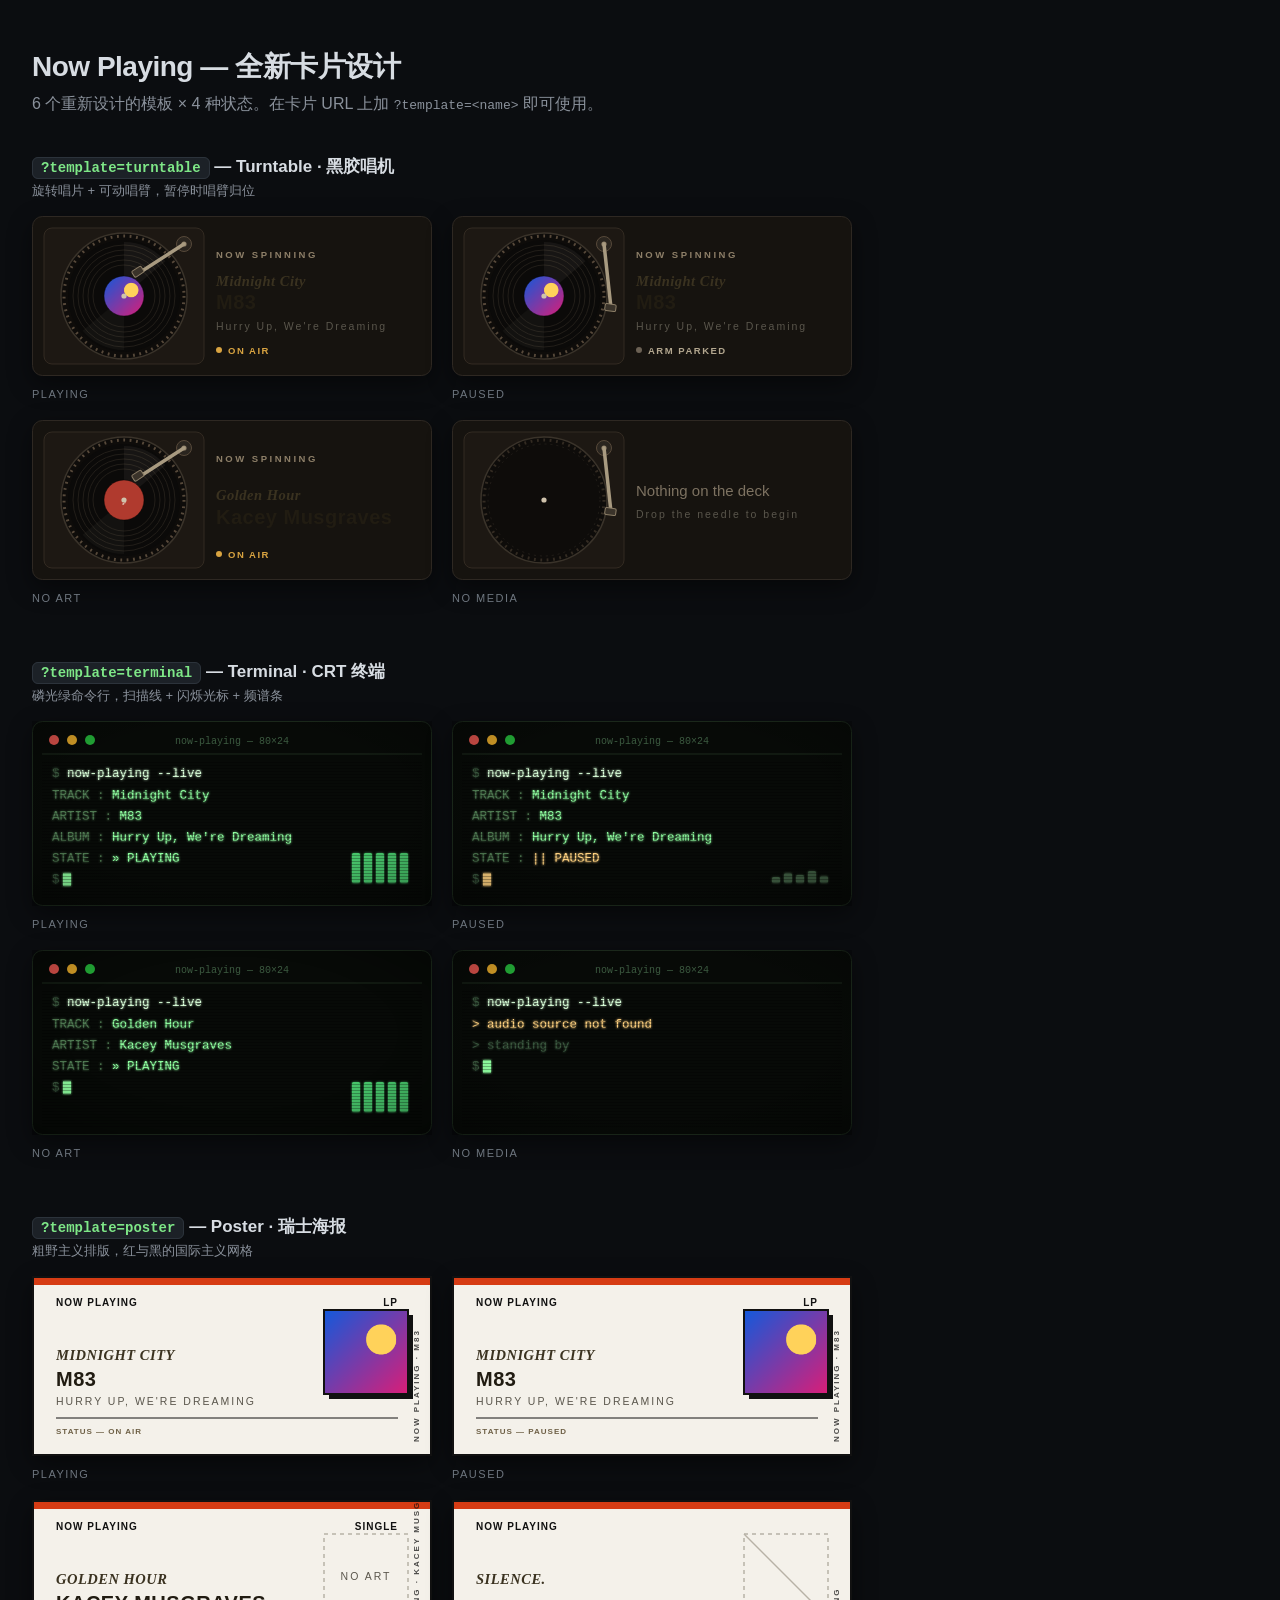
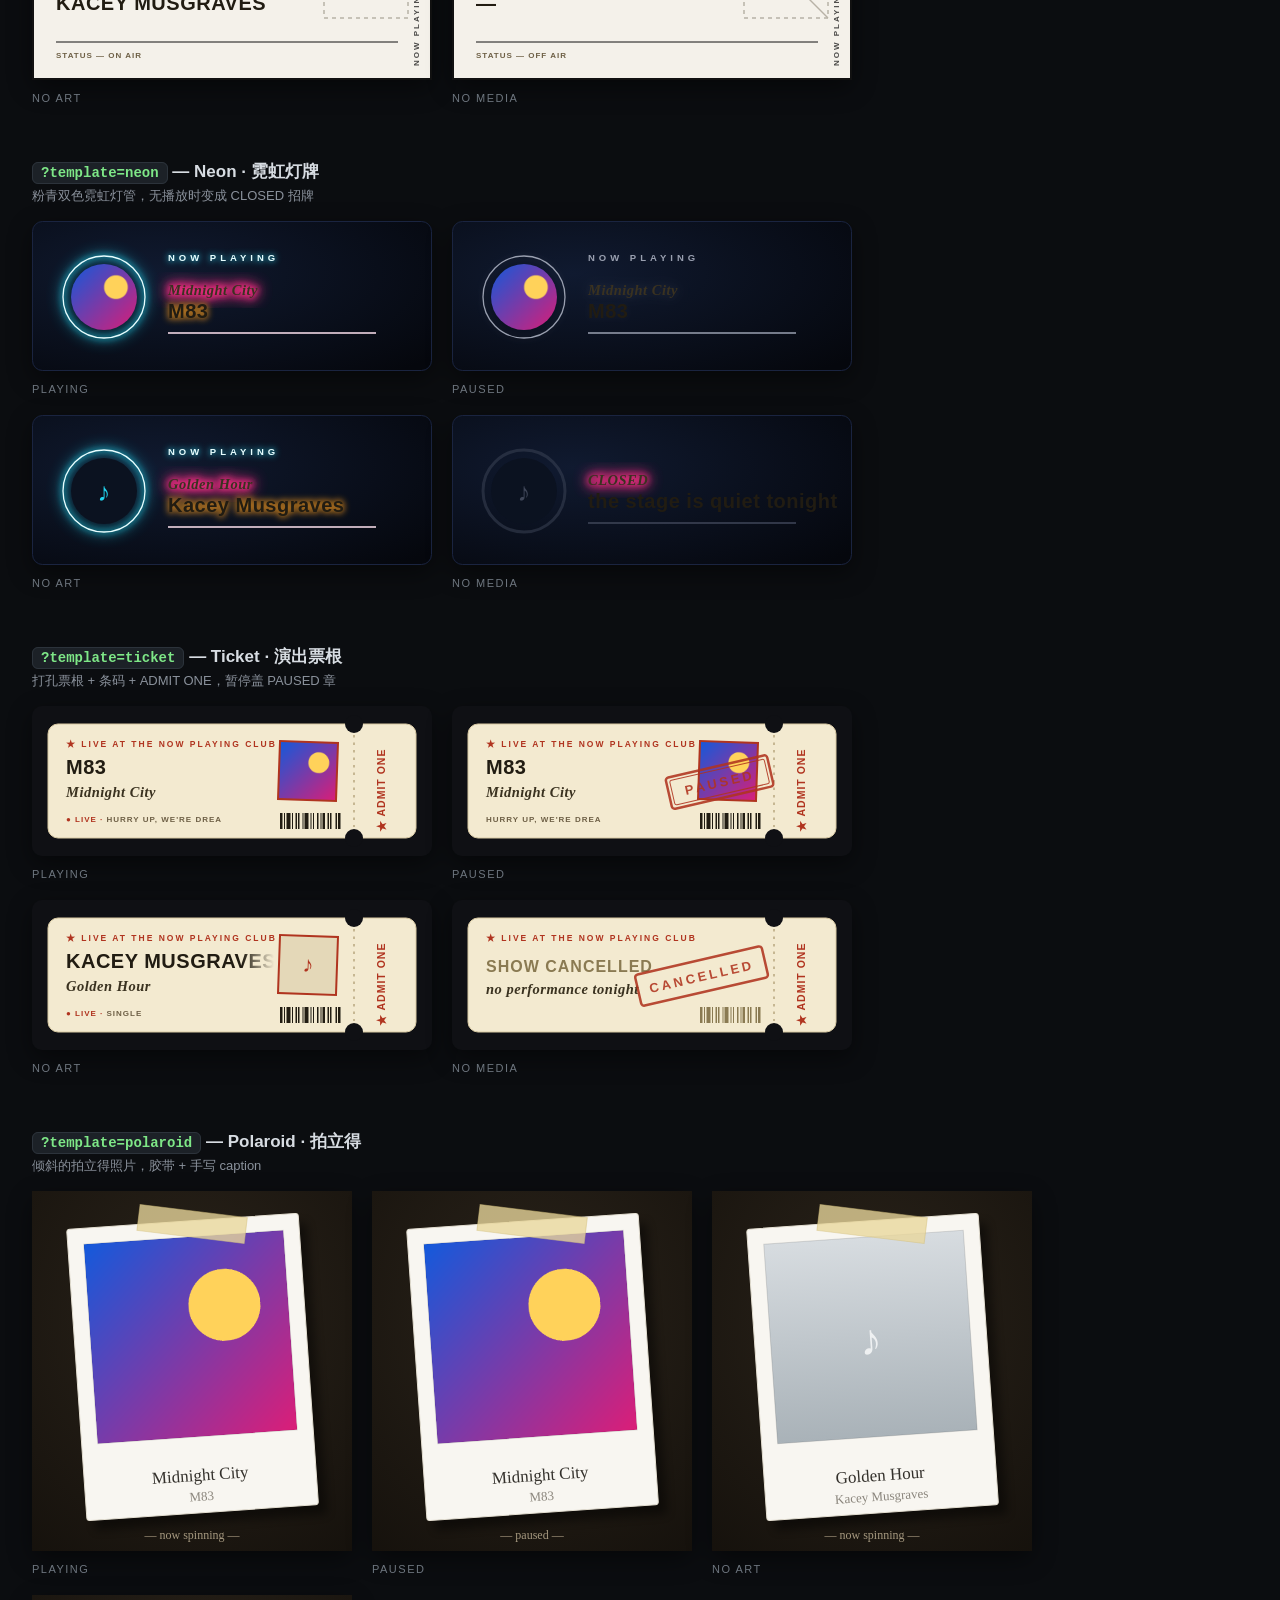
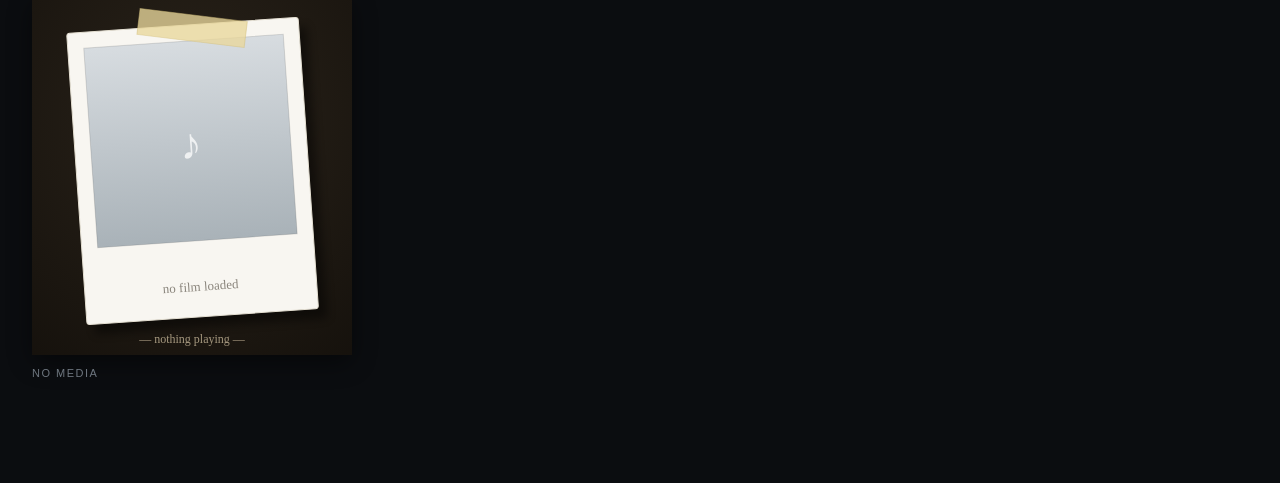
<file: previews/index.html>
<!DOCTYPE html>
<html lang="zh-CN">
<head>
<meta charset="UTF-8">
<meta name="viewport" content="width=device-width, initial-scale=1.0">
<title>Now Playing — 新卡片设计预览</title>
<style>
    body { background: #0b0d10; color: #d7dce2; font-family: -apple-system, BlinkMacSystemFont, 'Segoe UI', Roboto, sans-serif; margin: 0; padding: 48px 32px; }
    h1 { font-size: 28px; font-weight: 800; letter-spacing: -0.5px; margin: 0 0 8px; }
    .intro { color: #8a919b; margin: 0 0 40px; }
    section { margin-bottom: 56px; }
    h2 { font-size: 17px; font-weight: 700; margin: 0 0 4px; }
    h2 code { background: #1c2127; border: 1px solid #2c333b; border-radius: 6px; padding: 2px 8px; font-size: 14px; color: #7ee787; }
    section p { color: #8a919b; font-size: 13px; margin: 0 0 16px; }
    .row { display: flex; flex-wrap: wrap; gap: 20px; }
    figure { margin: 0; }
    .card { display: inline-flex; border-radius: 10px; box-shadow: 0 8px 24px rgba(0,0,0,0.45); }
    .card svg { display: block; }
    figcaption { color: #6e767f; font-size: 11px; text-transform: uppercase; letter-spacing: 1.5px; margin-top: 8px; }
</style>
</head>
<body>
<h1>Now Playing — 全新卡片设计</h1>
<p class="intro">6 个重新设计的模板 × 4 种状态。在卡片 URL 上加 <code>?template=&lt;name&gt;</code> 即可使用。</p>
<section><h2><code>?template=turntable</code> — Turntable · 黑胶唱机</h2><p>旋转唱片 + 可动唱臂，暂停时唱臂归位</p><div class="row"><figure><div class="card"><svg width="400" height="160" viewBox="0 0 400 160" xmlns="http://www.w3.org/2000/svg" xmlns:xlink="http://www.w3.org/1999/xlink" role="img" aria-label="Now playing">
    <defs>
        <clipPath id="ttLabel">
            <circle cx="92" cy="80" r="20"/>
        </clipPath>
        <linearGradient id="ttFade">
            <stop offset="0.85" stop-color="#ffffff"/>
            <stop offset="1" stop-color="#ffffff" stop-opacity="0"/>
        </linearGradient>
        <mask id="ttText"><rect x="182" y="26" width="212" height="104" fill="url(#ttFade)"/></mask>
    </defs>

    <style>
        .container { font-family: -apple-system, BlinkMacSystemFont, 'Segoe UI', Roboto, Helvetica, Arial, sans-serif; }
        .deck-label { font-size: 9.5px; font-weight: 600; letter-spacing: 2.5px; fill: #8d7f68; }
        .title { font-size: 21px; font-weight: 700; fill: #f0e9db; letter-spacing: -0.3px; }
        .artist { font-size: 13px; font-weight: 500; fill: #b3a78f; }
        .album { font-size: 11px; font-weight: 400; fill: #7d7261; }
        .status { font-size: 9.5px; font-weight: 600; letter-spacing: 1.5px; fill: #b3a78f; }
        .status-on { fill: #d9a441; }
        .no-media { font-size: 15px; font-weight: 500; fill: #7d7261; }
        .spin { transform-box: view-box; transform-origin: 92px 80px; animation: tt-spin 3.2s linear infinite; }
        @keyframes tt-spin { to { transform: rotate(360deg); } }
        @media (prefers-reduced-motion: reduce) { .spin { animation: none; } }
        
    </style>

    <rect class="background" x="0.5" y="0.5" width="399" height="159" rx="10" fill="#16130f" stroke="#2e2822"/>
    <rect x="12" y="12" width="160" height="136" rx="8" fill="#1d1813" stroke="#332b22"/>

    <g class="container">
        <!-- platter -->
        <circle cx="92" cy="80" r="63" fill="#0e0c0a" stroke="#3a332a" stroke-width="1.5"/>
        <circle cx="92" cy="80" r="60" fill="none" stroke="#57493a" stroke-width="3" stroke-dasharray="1.8 4.6"/>

        
        <g class="spin">
            <circle cx="92" cy="80" r="56" fill="#0b0a09"/>
            <g fill="none" stroke="#221e19" stroke-width="1">
                <circle cx="92" cy="80" r="51"/>
                <circle cx="92" cy="80" r="46"/>
                <circle cx="92" cy="80" r="41"/>
                <circle cx="92" cy="80" r="36"/>
                <circle cx="92" cy="80" r="31"/>
            </g>
            <path d="M92,80 L92,26 A54,54 0 0 1 133.4,45.3 Z" fill="#f5ead6" opacity="0.05"/>
            <path d="M92,80 L92,134 A54,54 0 0 1 50.6,114.7 Z" fill="#f5ead6" opacity="0.03"/>
            
            <image href="[data-uri]" x="72" y="60" width="40" height="40"
                   clip-path="url(#ttLabel)" preserveAspectRatio="xMidYMid slice"/>
            
            <circle cx="92" cy="80" r="20" fill="none" stroke="#000000" stroke-opacity="0.4"/>
        </g>
        <circle cx="92" cy="80" r="2.6" fill="#cfc3ac"/>
        

        <!-- tonearm -->
        <circle cx="152" cy="28" r="7.5" fill="#2a251f" stroke="#57493a"/>
        <circle cx="152" cy="28" r="2.6" fill="#8d7f68"/>
        
        <line x1="152" y1="28" x2="107" y2="57" stroke="#a89a80" stroke-width="3.5" stroke-linecap="round"/>
        <rect x="100" y="52" width="11" height="7" rx="1.5" fill="#3a332a" stroke="#8d7f68" transform="rotate(-33 106 55)"/>
        

        
        <text x="184" y="42" class="deck-label">NOW SPINNING</text>
        <g mask="url(#ttText)">
            <text x="184" y="70" class="title">Midnight City</text>
            <text x="184" y="93" class="artist">M83</text>
            
            <text x="184" y="114" class="album">Hurry Up, We&#39;re Dreaming</text>
            
        </g>
        
        <circle cx="187" cy="134" r="3" class="status-on"/>
        <text x="196" y="138" class="status status-on">ON AIR</text>
        
        
    </g>
</svg></div><figcaption>playing</figcaption></figure><figure><div class="card"><svg width="400" height="160" viewBox="0 0 400 160" xmlns="http://www.w3.org/2000/svg" xmlns:xlink="http://www.w3.org/1999/xlink" role="img" aria-label="Now playing">
    <defs>
        <clipPath id="ttLabel">
            <circle cx="92" cy="80" r="20"/>
        </clipPath>
        <linearGradient id="ttFade">
            <stop offset="0.85" stop-color="#ffffff"/>
            <stop offset="1" stop-color="#ffffff" stop-opacity="0"/>
        </linearGradient>
        <mask id="ttText"><rect x="182" y="26" width="212" height="104" fill="url(#ttFade)"/></mask>
    </defs>

    <style>
        .container { font-family: -apple-system, BlinkMacSystemFont, 'Segoe UI', Roboto, Helvetica, Arial, sans-serif; }
        .deck-label { font-size: 9.5px; font-weight: 600; letter-spacing: 2.5px; fill: #8d7f68; }
        .title { font-size: 21px; font-weight: 700; fill: #f0e9db; letter-spacing: -0.3px; }
        .artist { font-size: 13px; font-weight: 500; fill: #b3a78f; }
        .album { font-size: 11px; font-weight: 400; fill: #7d7261; }
        .status { font-size: 9.5px; font-weight: 600; letter-spacing: 1.5px; fill: #b3a78f; }
        .status-on { fill: #d9a441; }
        .no-media { font-size: 15px; font-weight: 500; fill: #7d7261; }
        .spin { transform-box: view-box; transform-origin: 92px 80px; animation: tt-spin 3.2s linear infinite; }
        @keyframes tt-spin { to { transform: rotate(360deg); } }
        @media (prefers-reduced-motion: reduce) { .spin { animation: none; } }
        
    </style>

    <rect class="background" x="0.5" y="0.5" width="399" height="159" rx="10" fill="#16130f" stroke="#2e2822"/>
    <rect x="12" y="12" width="160" height="136" rx="8" fill="#1d1813" stroke="#332b22"/>

    <g class="container">
        <!-- platter -->
        <circle cx="92" cy="80" r="63" fill="#0e0c0a" stroke="#3a332a" stroke-width="1.5"/>
        <circle cx="92" cy="80" r="60" fill="none" stroke="#57493a" stroke-width="3" stroke-dasharray="1.8 4.6"/>

        
        <g >
            <circle cx="92" cy="80" r="56" fill="#0b0a09"/>
            <g fill="none" stroke="#221e19" stroke-width="1">
                <circle cx="92" cy="80" r="51"/>
                <circle cx="92" cy="80" r="46"/>
                <circle cx="92" cy="80" r="41"/>
                <circle cx="92" cy="80" r="36"/>
                <circle cx="92" cy="80" r="31"/>
            </g>
            <path d="M92,80 L92,26 A54,54 0 0 1 133.4,45.3 Z" fill="#f5ead6" opacity="0.05"/>
            <path d="M92,80 L92,134 A54,54 0 0 1 50.6,114.7 Z" fill="#f5ead6" opacity="0.03"/>
            
            <image href="[data-uri]" x="72" y="60" width="40" height="40"
                   clip-path="url(#ttLabel)" preserveAspectRatio="xMidYMid slice"/>
            
            <circle cx="92" cy="80" r="20" fill="none" stroke="#000000" stroke-opacity="0.4"/>
        </g>
        <circle cx="92" cy="80" r="2.6" fill="#cfc3ac"/>
        

        <!-- tonearm -->
        <circle cx="152" cy="28" r="7.5" fill="#2a251f" stroke="#57493a"/>
        <circle cx="152" cy="28" r="2.6" fill="#8d7f68"/>
        
        <line x1="152" y1="28" x2="159" y2="92" stroke="#a89a80" stroke-width="3.5" stroke-linecap="round"/>
        <rect x="153" y="88" width="11" height="7" rx="1.5" fill="#3a332a" stroke="#8d7f68" transform="rotate(8 158 91)"/>
        

        
        <text x="184" y="42" class="deck-label">NOW SPINNING</text>
        <g mask="url(#ttText)">
            <text x="184" y="70" class="title">Midnight City</text>
            <text x="184" y="93" class="artist">M83</text>
            
            <text x="184" y="114" class="album">Hurry Up, We&#39;re Dreaming</text>
            
        </g>
        
        <circle cx="187" cy="134" r="3" fill="#6b6154"/>
        <text x="196" y="138" class="status">ARM PARKED</text>
        
        
    </g>
</svg></div><figcaption>paused</figcaption></figure><figure><div class="card"><svg width="400" height="160" viewBox="0 0 400 160" xmlns="http://www.w3.org/2000/svg" xmlns:xlink="http://www.w3.org/1999/xlink" role="img" aria-label="Now playing">
    <defs>
        <clipPath id="ttLabel">
            <circle cx="92" cy="80" r="20"/>
        </clipPath>
        <linearGradient id="ttFade">
            <stop offset="0.85" stop-color="#ffffff"/>
            <stop offset="1" stop-color="#ffffff" stop-opacity="0"/>
        </linearGradient>
        <mask id="ttText"><rect x="182" y="26" width="212" height="104" fill="url(#ttFade)"/></mask>
    </defs>

    <style>
        .container { font-family: -apple-system, BlinkMacSystemFont, 'Segoe UI', Roboto, Helvetica, Arial, sans-serif; }
        .deck-label { font-size: 9.5px; font-weight: 600; letter-spacing: 2.5px; fill: #8d7f68; }
        .title { font-size: 21px; font-weight: 700; fill: #f0e9db; letter-spacing: -0.3px; }
        .artist { font-size: 13px; font-weight: 500; fill: #b3a78f; }
        .album { font-size: 11px; font-weight: 400; fill: #7d7261; }
        .status { font-size: 9.5px; font-weight: 600; letter-spacing: 1.5px; fill: #b3a78f; }
        .status-on { fill: #d9a441; }
        .no-media { font-size: 15px; font-weight: 500; fill: #7d7261; }
        .spin { transform-box: view-box; transform-origin: 92px 80px; animation: tt-spin 3.2s linear infinite; }
        @keyframes tt-spin { to { transform: rotate(360deg); } }
        @media (prefers-reduced-motion: reduce) { .spin { animation: none; } }
        
    </style>

    <rect class="background" x="0.5" y="0.5" width="399" height="159" rx="10" fill="#16130f" stroke="#2e2822"/>
    <rect x="12" y="12" width="160" height="136" rx="8" fill="#1d1813" stroke="#332b22"/>

    <g class="container">
        <!-- platter -->
        <circle cx="92" cy="80" r="63" fill="#0e0c0a" stroke="#3a332a" stroke-width="1.5"/>
        <circle cx="92" cy="80" r="60" fill="none" stroke="#57493a" stroke-width="3" stroke-dasharray="1.8 4.6"/>

        
        <g class="spin">
            <circle cx="92" cy="80" r="56" fill="#0b0a09"/>
            <g fill="none" stroke="#221e19" stroke-width="1">
                <circle cx="92" cy="80" r="51"/>
                <circle cx="92" cy="80" r="46"/>
                <circle cx="92" cy="80" r="41"/>
                <circle cx="92" cy="80" r="36"/>
                <circle cx="92" cy="80" r="31"/>
            </g>
            <path d="M92,80 L92,26 A54,54 0 0 1 133.4,45.3 Z" fill="#f5ead6" opacity="0.05"/>
            <path d="M92,80 L92,134 A54,54 0 0 1 50.6,114.7 Z" fill="#f5ead6" opacity="0.03"/>
            
            <circle cx="92" cy="80" r="20" fill="#b03a2e"/>
            <text x="92" y="85" text-anchor="middle" font-size="12" fill="#f0e9db" opacity="0.85">♪</text>
            
            <circle cx="92" cy="80" r="20" fill="none" stroke="#000000" stroke-opacity="0.4"/>
        </g>
        <circle cx="92" cy="80" r="2.6" fill="#cfc3ac"/>
        

        <!-- tonearm -->
        <circle cx="152" cy="28" r="7.5" fill="#2a251f" stroke="#57493a"/>
        <circle cx="152" cy="28" r="2.6" fill="#8d7f68"/>
        
        <line x1="152" y1="28" x2="107" y2="57" stroke="#a89a80" stroke-width="3.5" stroke-linecap="round"/>
        <rect x="100" y="52" width="11" height="7" rx="1.5" fill="#3a332a" stroke="#8d7f68" transform="rotate(-33 106 55)"/>
        

        
        <text x="184" y="42" class="deck-label">NOW SPINNING</text>
        <g mask="url(#ttText)">
            <text x="184" y="80" class="title">Golden Hour</text>
            <text x="184" y="104" class="artist">Kacey Musgraves</text>
            
        </g>
        
        <circle cx="187" cy="134" r="3" class="status-on"/>
        <text x="196" y="138" class="status status-on">ON AIR</text>
        
        
    </g>
</svg></div><figcaption>no art</figcaption></figure><figure><div class="card"><svg width="400" height="160" viewBox="0 0 400 160" xmlns="http://www.w3.org/2000/svg" xmlns:xlink="http://www.w3.org/1999/xlink" role="img" aria-label="Now playing">
    <defs>
        <clipPath id="ttLabel">
            <circle cx="92" cy="80" r="20"/>
        </clipPath>
        <linearGradient id="ttFade">
            <stop offset="0.85" stop-color="#ffffff"/>
            <stop offset="1" stop-color="#ffffff" stop-opacity="0"/>
        </linearGradient>
        <mask id="ttText"><rect x="182" y="26" width="212" height="104" fill="url(#ttFade)"/></mask>
    </defs>

    <style>
        .container { font-family: -apple-system, BlinkMacSystemFont, 'Segoe UI', Roboto, Helvetica, Arial, sans-serif; }
        .deck-label { font-size: 9.5px; font-weight: 600; letter-spacing: 2.5px; fill: #8d7f68; }
        .title { font-size: 21px; font-weight: 700; fill: #f0e9db; letter-spacing: -0.3px; }
        .artist { font-size: 13px; font-weight: 500; fill: #b3a78f; }
        .album { font-size: 11px; font-weight: 400; fill: #7d7261; }
        .status { font-size: 9.5px; font-weight: 600; letter-spacing: 1.5px; fill: #b3a78f; }
        .status-on { fill: #d9a441; }
        .no-media { font-size: 15px; font-weight: 500; fill: #7d7261; }
        .spin { transform-box: view-box; transform-origin: 92px 80px; animation: tt-spin 3.2s linear infinite; }
        @keyframes tt-spin { to { transform: rotate(360deg); } }
        @media (prefers-reduced-motion: reduce) { .spin { animation: none; } }
        
    </style>

    <rect class="background" x="0.5" y="0.5" width="399" height="159" rx="10" fill="#16130f" stroke="#2e2822"/>
    <rect x="12" y="12" width="160" height="136" rx="8" fill="#1d1813" stroke="#332b22"/>

    <g class="container">
        <!-- platter -->
        <circle cx="92" cy="80" r="63" fill="#0e0c0a" stroke="#3a332a" stroke-width="1.5"/>
        <circle cx="92" cy="80" r="60" fill="none" stroke="#332b22" stroke-width="3" stroke-dasharray="1.8 4.6"/>

        
        <circle cx="92" cy="80" r="56" fill="none" stroke="#221e19" stroke-width="1" stroke-dasharray="2 4"/>
        <circle cx="92" cy="80" r="2.6" fill="#cfc3ac"/>
        

        <!-- tonearm -->
        <circle cx="152" cy="28" r="7.5" fill="#2a251f" stroke="#57493a"/>
        <circle cx="152" cy="28" r="2.6" fill="#8d7f68"/>
        
        <line x1="152" y1="28" x2="159" y2="92" stroke="#a89a80" stroke-width="3.5" stroke-linecap="round"/>
        <rect x="153" y="88" width="11" height="7" rx="1.5" fill="#3a332a" stroke="#8d7f68" transform="rotate(8 158 91)"/>
        

        
        <text x="184" y="76" class="no-media">Nothing on the deck</text>
        <text x="184" y="98" class="album">Drop the needle to begin</text>
        
    </g>
</svg></div><figcaption>no media</figcaption></figure></div></section><section><h2><code>?template=terminal</code> — Terminal · CRT 终端</h2><p>磷光绿命令行，扫描线 + 闪烁光标 + 频谱条</p><div class="row"><figure><div class="card"><svg width="400" height="185" viewBox="0 0 400 185" xmlns="http://www.w3.org/2000/svg" xmlns:xlink="http://www.w3.org/1999/xlink" role="img" aria-label="Now playing">
    <defs>
        <pattern id="termScan" width="3" height="3" patternUnits="userSpaceOnUse">
            <rect y="2" width="3" height="1" fill="#000000" opacity="0.28"/>
        </pattern>
        <radialGradient id="termVig" cx="0.5" cy="0.45" r="0.75">
            <stop offset="0.55" stop-color="#000000" stop-opacity="0"/>
            <stop offset="1" stop-color="#000000" stop-opacity="0.35"/>
        </radialGradient>
        <filter id="termGlow" x="-5%" y="-5%" width="110%" height="110%">
            <feGaussianBlur stdDeviation="1.1" result="b"/>
            <feMerge>
                <feMergeNode in="b"/>
                <feMergeNode in="SourceGraphic"/>
            </feMerge>
        </filter>
        <linearGradient id="termFade">
            <stop offset="0.88" stop-color="#ffffff"/>
            <stop offset="1" stop-color="#ffffff" stop-opacity="0"/>
        </linearGradient>
        <mask id="termMask"><rect x="20" y="40" width="372" height="132" fill="url(#termFade)"/></mask>
    </defs>

    <style>
        .term { font-family: 'JetBrains Mono', 'SF Mono', 'Cascadia Code', Menlo, Consolas, monospace; font-size: 12.5px; }
        .tp { fill: #3c5a40; }
        .tc { fill: #d9ffd9; }
        .tl { fill: #4f7a52; }
        .tv { fill: #8fffa0; }
        .tw { fill: #ffd280; }
        .titlebar { font-family: 'JetBrains Mono', 'SF Mono', 'Cascadia Code', Menlo, Consolas, monospace; font-size: 10px; fill: #3c5a40; }
        .blink { animation: term-blink 1.1s linear infinite; }
        @keyframes term-blink { 0%, 49% { opacity: 1; } 50%, 100% { opacity: 0; } }
        .eq rect { transform-box: fill-box; transform-origin: 50% 100%; animation: term-eq 0.9s ease-in-out infinite alternate; }
        @keyframes term-eq { from { transform: scaleY(0.25); } to { transform: scaleY(1); } }
        @media (prefers-reduced-motion: reduce) { .blink, .eq rect { animation: none; } }
        
    </style>

    <rect class="background" x="0.5" y="0.5" width="399" height="184" rx="10" fill="#070a07" stroke="#1c2a1c"/>

    <!-- window chrome -->
    <circle cx="22" cy="19" r="5" fill="#ff5f57" opacity="0.85"/>
    <circle cx="40" cy="19" r="5" fill="#febc2e" opacity="0.85"/>
    <circle cx="58" cy="19" r="5" fill="#28c840" opacity="0.85"/>
    <text x="200" y="23" text-anchor="middle" class="titlebar">now-playing — 80×24</text>
    <line x1="10" y1="33" x2="390" y2="33" stroke="#1c2a1c"/>

    <g class="term" filter="url(#termGlow)">
        
        
        <g mask="url(#termMask)">
        <text x="20" y="56"><tspan class="tp">$ </tspan><tspan class="tc">now-playing --live</tspan></text>
        <text x="20" y="78"><tspan class="tl">TRACK  : </tspan><tspan class="tv">Midnight City</tspan></text>
        <text x="20" y="99"><tspan class="tl">ARTIST : </tspan><tspan class="tv">M83</tspan></text>
        
        <text x="20" y="120"><tspan class="tl">ALBUM  : </tspan><tspan class="tv">Hurry Up, We&#39;re Dreaming</tspan></text>
        
        <text x="20" y="141"><tspan class="tl">STATE  : </tspan><tspan class="tv">» PLAYING</tspan></text>
        <text x="20" y="162" class="tp">$</text>
        </g>
        
        <rect class="blink" x="31" y="152" width="8" height="13" fill="#8fffa0"/>
        
        
        <g class="eq" fill="#46c46a">
            <rect x="320" y="132" width="8" height="30" rx="1.5" style="animation-duration: 0.68s;"/>
            <rect x="332" y="132" width="8" height="30" rx="1.5" style="animation-duration: 0.84s; animation-delay: -0.3s;"/>
            <rect x="344" y="132" width="8" height="30" rx="1.5" style="animation-duration: 1.02s; animation-delay: -0.5s;"/>
            <rect x="356" y="132" width="8" height="30" rx="1.5" style="animation-duration: 0.76s; animation-delay: -0.2s;"/>
            <rect x="368" y="132" width="8" height="30" rx="1.5" style="animation-duration: 0.94s; animation-delay: -0.4s;"/>
        </g>
        
        
    </g>

    <!-- CRT overlay -->
    <rect x="10" y="40" width="380" height="137" fill="url(#termScan)"/>
    <rect x="0" y="0" width="400" height="185" fill="url(#termVig)"/>
</svg></div><figcaption>playing</figcaption></figure><figure><div class="card"><svg width="400" height="185" viewBox="0 0 400 185" xmlns="http://www.w3.org/2000/svg" xmlns:xlink="http://www.w3.org/1999/xlink" role="img" aria-label="Now playing">
    <defs>
        <pattern id="termScan" width="3" height="3" patternUnits="userSpaceOnUse">
            <rect y="2" width="3" height="1" fill="#000000" opacity="0.28"/>
        </pattern>
        <radialGradient id="termVig" cx="0.5" cy="0.45" r="0.75">
            <stop offset="0.55" stop-color="#000000" stop-opacity="0"/>
            <stop offset="1" stop-color="#000000" stop-opacity="0.35"/>
        </radialGradient>
        <filter id="termGlow" x="-5%" y="-5%" width="110%" height="110%">
            <feGaussianBlur stdDeviation="1.1" result="b"/>
            <feMerge>
                <feMergeNode in="b"/>
                <feMergeNode in="SourceGraphic"/>
            </feMerge>
        </filter>
        <linearGradient id="termFade">
            <stop offset="0.88" stop-color="#ffffff"/>
            <stop offset="1" stop-color="#ffffff" stop-opacity="0"/>
        </linearGradient>
        <mask id="termMask"><rect x="20" y="40" width="372" height="132" fill="url(#termFade)"/></mask>
    </defs>

    <style>
        .term { font-family: 'JetBrains Mono', 'SF Mono', 'Cascadia Code', Menlo, Consolas, monospace; font-size: 12.5px; }
        .tp { fill: #3c5a40; }
        .tc { fill: #d9ffd9; }
        .tl { fill: #4f7a52; }
        .tv { fill: #8fffa0; }
        .tw { fill: #ffd280; }
        .titlebar { font-family: 'JetBrains Mono', 'SF Mono', 'Cascadia Code', Menlo, Consolas, monospace; font-size: 10px; fill: #3c5a40; }
        .blink { animation: term-blink 1.1s linear infinite; }
        @keyframes term-blink { 0%, 49% { opacity: 1; } 50%, 100% { opacity: 0; } }
        .eq rect { transform-box: fill-box; transform-origin: 50% 100%; animation: term-eq 0.9s ease-in-out infinite alternate; }
        @keyframes term-eq { from { transform: scaleY(0.25); } to { transform: scaleY(1); } }
        @media (prefers-reduced-motion: reduce) { .blink, .eq rect { animation: none; } }
        
    </style>

    <rect class="background" x="0.5" y="0.5" width="399" height="184" rx="10" fill="#070a07" stroke="#1c2a1c"/>

    <!-- window chrome -->
    <circle cx="22" cy="19" r="5" fill="#ff5f57" opacity="0.85"/>
    <circle cx="40" cy="19" r="5" fill="#febc2e" opacity="0.85"/>
    <circle cx="58" cy="19" r="5" fill="#28c840" opacity="0.85"/>
    <text x="200" y="23" text-anchor="middle" class="titlebar">now-playing — 80×24</text>
    <line x1="10" y1="33" x2="390" y2="33" stroke="#1c2a1c"/>

    <g class="term" filter="url(#termGlow)">
        
        
        <g mask="url(#termMask)">
        <text x="20" y="56"><tspan class="tp">$ </tspan><tspan class="tc">now-playing --live</tspan></text>
        <text x="20" y="78"><tspan class="tl">TRACK  : </tspan><tspan class="tv">Midnight City</tspan></text>
        <text x="20" y="99"><tspan class="tl">ARTIST : </tspan><tspan class="tv">M83</tspan></text>
        
        <text x="20" y="120"><tspan class="tl">ALBUM  : </tspan><tspan class="tv">Hurry Up, We&#39;re Dreaming</tspan></text>
        
        <text x="20" y="141"><tspan class="tl">STATE  : </tspan><tspan class="tw">|| PAUSED</tspan></text>
        <text x="20" y="162" class="tp">$</text>
        </g>
        
        <rect class="blink" x="31" y="152" width="8" height="13" fill="#ffd280"/>
        
        
        <g fill="#3c5a40">
            <rect x="320" y="156" width="8" height="6" rx="1.5"/>
            <rect x="332" y="152" width="8" height="10" rx="1.5"/>
            <rect x="344" y="154" width="8" height="8" rx="1.5"/>
            <rect x="356" y="150" width="8" height="12" rx="1.5"/>
            <rect x="368" y="155" width="8" height="7" rx="1.5"/>
        </g>
        
        
    </g>

    <!-- CRT overlay -->
    <rect x="10" y="40" width="380" height="137" fill="url(#termScan)"/>
    <rect x="0" y="0" width="400" height="185" fill="url(#termVig)"/>
</svg></div><figcaption>paused</figcaption></figure><figure><div class="card"><svg width="400" height="185" viewBox="0 0 400 185" xmlns="http://www.w3.org/2000/svg" xmlns:xlink="http://www.w3.org/1999/xlink" role="img" aria-label="Now playing">
    <defs>
        <pattern id="termScan" width="3" height="3" patternUnits="userSpaceOnUse">
            <rect y="2" width="3" height="1" fill="#000000" opacity="0.28"/>
        </pattern>
        <radialGradient id="termVig" cx="0.5" cy="0.45" r="0.75">
            <stop offset="0.55" stop-color="#000000" stop-opacity="0"/>
            <stop offset="1" stop-color="#000000" stop-opacity="0.35"/>
        </radialGradient>
        <filter id="termGlow" x="-5%" y="-5%" width="110%" height="110%">
            <feGaussianBlur stdDeviation="1.1" result="b"/>
            <feMerge>
                <feMergeNode in="b"/>
                <feMergeNode in="SourceGraphic"/>
            </feMerge>
        </filter>
        <linearGradient id="termFade">
            <stop offset="0.88" stop-color="#ffffff"/>
            <stop offset="1" stop-color="#ffffff" stop-opacity="0"/>
        </linearGradient>
        <mask id="termMask"><rect x="20" y="40" width="372" height="132" fill="url(#termFade)"/></mask>
    </defs>

    <style>
        .term { font-family: 'JetBrains Mono', 'SF Mono', 'Cascadia Code', Menlo, Consolas, monospace; font-size: 12.5px; }
        .tp { fill: #3c5a40; }
        .tc { fill: #d9ffd9; }
        .tl { fill: #4f7a52; }
        .tv { fill: #8fffa0; }
        .tw { fill: #ffd280; }
        .titlebar { font-family: 'JetBrains Mono', 'SF Mono', 'Cascadia Code', Menlo, Consolas, monospace; font-size: 10px; fill: #3c5a40; }
        .blink { animation: term-blink 1.1s linear infinite; }
        @keyframes term-blink { 0%, 49% { opacity: 1; } 50%, 100% { opacity: 0; } }
        .eq rect { transform-box: fill-box; transform-origin: 50% 100%; animation: term-eq 0.9s ease-in-out infinite alternate; }
        @keyframes term-eq { from { transform: scaleY(0.25); } to { transform: scaleY(1); } }
        @media (prefers-reduced-motion: reduce) { .blink, .eq rect { animation: none; } }
        
    </style>

    <rect class="background" x="0.5" y="0.5" width="399" height="184" rx="10" fill="#070a07" stroke="#1c2a1c"/>

    <!-- window chrome -->
    <circle cx="22" cy="19" r="5" fill="#ff5f57" opacity="0.85"/>
    <circle cx="40" cy="19" r="5" fill="#febc2e" opacity="0.85"/>
    <circle cx="58" cy="19" r="5" fill="#28c840" opacity="0.85"/>
    <text x="200" y="23" text-anchor="middle" class="titlebar">now-playing — 80×24</text>
    <line x1="10" y1="33" x2="390" y2="33" stroke="#1c2a1c"/>

    <g class="term" filter="url(#termGlow)">
        
        
        <g mask="url(#termMask)">
        <text x="20" y="56"><tspan class="tp">$ </tspan><tspan class="tc">now-playing --live</tspan></text>
        <text x="20" y="78"><tspan class="tl">TRACK  : </tspan><tspan class="tv">Golden Hour</tspan></text>
        <text x="20" y="99"><tspan class="tl">ARTIST : </tspan><tspan class="tv">Kacey Musgraves</tspan></text>
        
        <text x="20" y="120"><tspan class="tl">STATE  : </tspan><tspan class="tv">» PLAYING</tspan></text>
        <text x="20" y="141" class="tp">$</text>
        </g>
        
        <rect class="blink" x="31" y="131" width="8" height="13" fill="#8fffa0"/>
        
        
        <g class="eq" fill="#46c46a">
            <rect x="320" y="132" width="8" height="30" rx="1.5" style="animation-duration: 0.68s;"/>
            <rect x="332" y="132" width="8" height="30" rx="1.5" style="animation-duration: 0.84s; animation-delay: -0.3s;"/>
            <rect x="344" y="132" width="8" height="30" rx="1.5" style="animation-duration: 1.02s; animation-delay: -0.5s;"/>
            <rect x="356" y="132" width="8" height="30" rx="1.5" style="animation-duration: 0.76s; animation-delay: -0.2s;"/>
            <rect x="368" y="132" width="8" height="30" rx="1.5" style="animation-duration: 0.94s; animation-delay: -0.4s;"/>
        </g>
        
        
    </g>

    <!-- CRT overlay -->
    <rect x="10" y="40" width="380" height="137" fill="url(#termScan)"/>
    <rect x="0" y="0" width="400" height="185" fill="url(#termVig)"/>
</svg></div><figcaption>no art</figcaption></figure><figure><div class="card"><svg width="400" height="185" viewBox="0 0 400 185" xmlns="http://www.w3.org/2000/svg" xmlns:xlink="http://www.w3.org/1999/xlink" role="img" aria-label="Now playing">
    <defs>
        <pattern id="termScan" width="3" height="3" patternUnits="userSpaceOnUse">
            <rect y="2" width="3" height="1" fill="#000000" opacity="0.28"/>
        </pattern>
        <radialGradient id="termVig" cx="0.5" cy="0.45" r="0.75">
            <stop offset="0.55" stop-color="#000000" stop-opacity="0"/>
            <stop offset="1" stop-color="#000000" stop-opacity="0.35"/>
        </radialGradient>
        <filter id="termGlow" x="-5%" y="-5%" width="110%" height="110%">
            <feGaussianBlur stdDeviation="1.1" result="b"/>
            <feMerge>
                <feMergeNode in="b"/>
                <feMergeNode in="SourceGraphic"/>
            </feMerge>
        </filter>
        <linearGradient id="termFade">
            <stop offset="0.88" stop-color="#ffffff"/>
            <stop offset="1" stop-color="#ffffff" stop-opacity="0"/>
        </linearGradient>
        <mask id="termMask"><rect x="20" y="40" width="372" height="132" fill="url(#termFade)"/></mask>
    </defs>

    <style>
        .term { font-family: 'JetBrains Mono', 'SF Mono', 'Cascadia Code', Menlo, Consolas, monospace; font-size: 12.5px; }
        .tp { fill: #3c5a40; }
        .tc { fill: #d9ffd9; }
        .tl { fill: #4f7a52; }
        .tv { fill: #8fffa0; }
        .tw { fill: #ffd280; }
        .titlebar { font-family: 'JetBrains Mono', 'SF Mono', 'Cascadia Code', Menlo, Consolas, monospace; font-size: 10px; fill: #3c5a40; }
        .blink { animation: term-blink 1.1s linear infinite; }
        @keyframes term-blink { 0%, 49% { opacity: 1; } 50%, 100% { opacity: 0; } }
        .eq rect { transform-box: fill-box; transform-origin: 50% 100%; animation: term-eq 0.9s ease-in-out infinite alternate; }
        @keyframes term-eq { from { transform: scaleY(0.25); } to { transform: scaleY(1); } }
        @media (prefers-reduced-motion: reduce) { .blink, .eq rect { animation: none; } }
        
    </style>

    <rect class="background" x="0.5" y="0.5" width="399" height="184" rx="10" fill="#070a07" stroke="#1c2a1c"/>

    <!-- window chrome -->
    <circle cx="22" cy="19" r="5" fill="#ff5f57" opacity="0.85"/>
    <circle cx="40" cy="19" r="5" fill="#febc2e" opacity="0.85"/>
    <circle cx="58" cy="19" r="5" fill="#28c840" opacity="0.85"/>
    <text x="200" y="23" text-anchor="middle" class="titlebar">now-playing — 80×24</text>
    <line x1="10" y1="33" x2="390" y2="33" stroke="#1c2a1c"/>

    <g class="term" filter="url(#termGlow)">
        
        <text x="20" y="56"><tspan class="tp">$ </tspan><tspan class="tc">now-playing --live</tspan></text>
        <text x="20" y="78" class="tw">&gt; audio source not found</text>
        <text x="20" y="99" class="tp">&gt; standing by</text>
        <text x="20" y="120" class="tp">$</text>
        <rect class="blink" x="31" y="110" width="8" height="13" fill="#8fffa0"/>
        
    </g>

    <!-- CRT overlay -->
    <rect x="10" y="40" width="380" height="137" fill="url(#termScan)"/>
    <rect x="0" y="0" width="400" height="185" fill="url(#termVig)"/>
</svg></div><figcaption>no media</figcaption></figure></div></section><section><h2><code>?template=poster</code> — Poster · 瑞士海报</h2><p>粗野主义排版，红与黑的国际主义网格</p><div class="row"><figure><div class="card"><svg width="400" height="180" viewBox="0 0 400 180" xmlns="http://www.w3.org/2000/svg" xmlns:xlink="http://www.w3.org/1999/xlink" role="img" aria-label="Now playing">
    <defs>
        <clipPath id="poArt">
            <rect x="292" y="34" width="84" height="84"/>
        </clipPath>
        <linearGradient id="poFade">
            <stop offset="0.85" stop-color="#ffffff"/>
            <stop offset="1" stop-color="#ffffff" stop-opacity="0"/>
        </linearGradient>
        <mask id="poText"><rect x="24" y="52" width="260" height="82" fill="url(#poFade)"/></mask>
    </defs>

    <style>
        .container { font-family: 'Helvetica Neue', Helvetica, Arial, sans-serif; }
        .issue { font-size: 10px; font-weight: 800; letter-spacing: 1px; fill: #111111; }
        .strip { font-size: 8px; font-weight: 700; letter-spacing: 2px; fill: #111111; opacity: 0.75; }
        .title { font-size: 27px; font-weight: 900; letter-spacing: -0.5px; fill: #111111; }
        .artist { font-size: 12px; font-weight: 700; letter-spacing: 3px; fill: #111111; }
        .album { font-size: 10.5px; font-weight: 400; letter-spacing: 2px; fill: #5a564c; }
        .meta { font-size: 8.5px; font-weight: 600; letter-spacing: 1.5px; fill: #5a564c; }
        .meta-hot { fill: #d63c14; }
        
    </style>

    <rect class="background" x="1" y="1" width="398" height="178" fill="#f4f1ea" stroke="#111111" stroke-width="2"/>
    <rect x="2" y="2" width="396" height="7" fill="#d63c14"/>

    <g class="container">
        <text x="24" y="30" class="issue">NOW PLAYING</text>

        
        <text x="366" y="30" text-anchor="end" class="issue">LP</text>
        <g transform="translate(387,166) rotate(-90)">
            <text x="0" y="0" class="strip">NOW PLAYING · M83</text>
        </g>
        
        
        <rect x="297" y="39" width="84" height="84" fill="#111111"/>
        
        <image href="[data-uri]" x="292" y="34" width="84" height="84"
               clip-path="url(#poArt)" preserveAspectRatio="xMidYMid slice"/>
        
        <rect x="292" y="34" width="84" height="84" fill="none" stroke="#111111" stroke-width="2"/>
        

        <g mask="url(#poText)">
            <text x="24" y="84" class="title">MIDNIGHT CITY</text>
            <text x="24" y="110" class="artist">M83</text>
            
            <text x="24" y="129" class="album">HURRY UP, WE&#39;RE DREAMING</text>
            
        </g>

        <line x1="24" y1="142" x2="366" y2="142" stroke="#111111" stroke-width="1"/>
        
        <text x="24" y="158" class="meta meta-hot">STATUS — ON AIR</text>
        
        
    </g>
</svg></div><figcaption>playing</figcaption></figure><figure><div class="card"><svg width="400" height="180" viewBox="0 0 400 180" xmlns="http://www.w3.org/2000/svg" xmlns:xlink="http://www.w3.org/1999/xlink" role="img" aria-label="Now playing">
    <defs>
        <clipPath id="poArt">
            <rect x="292" y="34" width="84" height="84"/>
        </clipPath>
        <linearGradient id="poFade">
            <stop offset="0.85" stop-color="#ffffff"/>
            <stop offset="1" stop-color="#ffffff" stop-opacity="0"/>
        </linearGradient>
        <mask id="poText"><rect x="24" y="52" width="260" height="82" fill="url(#poFade)"/></mask>
    </defs>

    <style>
        .container { font-family: 'Helvetica Neue', Helvetica, Arial, sans-serif; }
        .issue { font-size: 10px; font-weight: 800; letter-spacing: 1px; fill: #111111; }
        .strip { font-size: 8px; font-weight: 700; letter-spacing: 2px; fill: #111111; opacity: 0.75; }
        .title { font-size: 27px; font-weight: 900; letter-spacing: -0.5px; fill: #111111; }
        .artist { font-size: 12px; font-weight: 700; letter-spacing: 3px; fill: #111111; }
        .album { font-size: 10.5px; font-weight: 400; letter-spacing: 2px; fill: #5a564c; }
        .meta { font-size: 8.5px; font-weight: 600; letter-spacing: 1.5px; fill: #5a564c; }
        .meta-hot { fill: #d63c14; }
        
    </style>

    <rect class="background" x="1" y="1" width="398" height="178" fill="#f4f1ea" stroke="#111111" stroke-width="2"/>
    <rect x="2" y="2" width="396" height="7" fill="#d63c14"/>

    <g class="container">
        <text x="24" y="30" class="issue">NOW PLAYING</text>

        
        <text x="366" y="30" text-anchor="end" class="issue">LP</text>
        <g transform="translate(387,166) rotate(-90)">
            <text x="0" y="0" class="strip">NOW PLAYING · M83</text>
        </g>
        
        
        <rect x="297" y="39" width="84" height="84" fill="#111111"/>
        
        <image href="[data-uri]" x="292" y="34" width="84" height="84"
               clip-path="url(#poArt)" preserveAspectRatio="xMidYMid slice"/>
        
        <rect x="292" y="34" width="84" height="84" fill="none" stroke="#111111" stroke-width="2"/>
        

        <g mask="url(#poText)">
            <text x="24" y="84" class="title">MIDNIGHT CITY</text>
            <text x="24" y="110" class="artist">M83</text>
            
            <text x="24" y="129" class="album">HURRY UP, WE&#39;RE DREAMING</text>
            
        </g>

        <line x1="24" y1="142" x2="366" y2="142" stroke="#111111" stroke-width="1"/>
        
        <text x="24" y="158" class="meta">STATUS — PAUSED</text>
        
        
    </g>
</svg></div><figcaption>paused</figcaption></figure><figure><div class="card"><svg width="400" height="180" viewBox="0 0 400 180" xmlns="http://www.w3.org/2000/svg" xmlns:xlink="http://www.w3.org/1999/xlink" role="img" aria-label="Now playing">
    <defs>
        <clipPath id="poArt">
            <rect x="292" y="34" width="84" height="84"/>
        </clipPath>
        <linearGradient id="poFade">
            <stop offset="0.85" stop-color="#ffffff"/>
            <stop offset="1" stop-color="#ffffff" stop-opacity="0"/>
        </linearGradient>
        <mask id="poText"><rect x="24" y="52" width="260" height="82" fill="url(#poFade)"/></mask>
    </defs>

    <style>
        .container { font-family: 'Helvetica Neue', Helvetica, Arial, sans-serif; }
        .issue { font-size: 10px; font-weight: 800; letter-spacing: 1px; fill: #111111; }
        .strip { font-size: 8px; font-weight: 700; letter-spacing: 2px; fill: #111111; opacity: 0.75; }
        .title { font-size: 27px; font-weight: 900; letter-spacing: -0.5px; fill: #111111; }
        .artist { font-size: 12px; font-weight: 700; letter-spacing: 3px; fill: #111111; }
        .album { font-size: 10.5px; font-weight: 400; letter-spacing: 2px; fill: #5a564c; }
        .meta { font-size: 8.5px; font-weight: 600; letter-spacing: 1.5px; fill: #5a564c; }
        .meta-hot { fill: #d63c14; }
        
    </style>

    <rect class="background" x="1" y="1" width="398" height="178" fill="#f4f1ea" stroke="#111111" stroke-width="2"/>
    <rect x="2" y="2" width="396" height="7" fill="#d63c14"/>

    <g class="container">
        <text x="24" y="30" class="issue">NOW PLAYING</text>

        
        <text x="366" y="30" text-anchor="end" class="issue">SINGLE</text>
        <g transform="translate(387,166) rotate(-90)">
            <text x="0" y="0" class="strip">NOW PLAYING · KACEY MUSGRAVE</text>
        </g>
        
        
        <rect x="292" y="34" width="84" height="84" fill="none" stroke="#b7b2a6" stroke-width="1.5" stroke-dasharray="4 4"/>
        <text x="334" y="80" text-anchor="middle" class="album">NO ART</text>
        

        <g mask="url(#poText)">
            <text x="24" y="84" class="title">GOLDEN HOUR</text>
            <text x="24" y="110" class="artist">KACEY MUSGRAVES</text>
            
        </g>

        <line x1="24" y1="142" x2="366" y2="142" stroke="#111111" stroke-width="1"/>
        
        <text x="24" y="158" class="meta meta-hot">STATUS — ON AIR</text>
        
        
    </g>
</svg></div><figcaption>no art</figcaption></figure><figure><div class="card"><svg width="400" height="180" viewBox="0 0 400 180" xmlns="http://www.w3.org/2000/svg" xmlns:xlink="http://www.w3.org/1999/xlink" role="img" aria-label="Now playing">
    <defs>
        <clipPath id="poArt">
            <rect x="292" y="34" width="84" height="84"/>
        </clipPath>
        <linearGradient id="poFade">
            <stop offset="0.85" stop-color="#ffffff"/>
            <stop offset="1" stop-color="#ffffff" stop-opacity="0"/>
        </linearGradient>
        <mask id="poText"><rect x="24" y="52" width="260" height="82" fill="url(#poFade)"/></mask>
    </defs>

    <style>
        .container { font-family: 'Helvetica Neue', Helvetica, Arial, sans-serif; }
        .issue { font-size: 10px; font-weight: 800; letter-spacing: 1px; fill: #111111; }
        .strip { font-size: 8px; font-weight: 700; letter-spacing: 2px; fill: #111111; opacity: 0.75; }
        .title { font-size: 27px; font-weight: 900; letter-spacing: -0.5px; fill: #111111; }
        .artist { font-size: 12px; font-weight: 700; letter-spacing: 3px; fill: #111111; }
        .album { font-size: 10.5px; font-weight: 400; letter-spacing: 2px; fill: #5a564c; }
        .meta { font-size: 8.5px; font-weight: 600; letter-spacing: 1.5px; fill: #5a564c; }
        .meta-hot { fill: #d63c14; }
        
    </style>

    <rect class="background" x="1" y="1" width="398" height="178" fill="#f4f1ea" stroke="#111111" stroke-width="2"/>
    <rect x="2" y="2" width="396" height="7" fill="#d63c14"/>

    <g class="container">
        <text x="24" y="30" class="issue">NOW PLAYING</text>

        
        <g transform="translate(387,166) rotate(-90)">
            <text x="0" y="0" class="strip">NOW PLAYING</text>
        </g>
        <rect x="292" y="34" width="84" height="84" fill="none" stroke="#b7b2a6" stroke-width="1.5" stroke-dasharray="4 4"/>
        <line x1="292" y1="34" x2="376" y2="118" stroke="#b7b2a6" stroke-width="1.5"/>
        <text x="24" y="84" class="title">SILENCE.</text>
        <text x="24" y="110" class="artist">—</text>
        <line x1="24" y1="142" x2="366" y2="142" stroke="#111111" stroke-width="1"/>
        <text x="24" y="158" class="meta">STATUS — OFF AIR</text>
        
    </g>
</svg></div><figcaption>no media</figcaption></figure></div></section><section><h2><code>?template=neon</code> — Neon · 霓虹灯牌</h2><p>粉青双色霓虹灯管，无播放时变成 CLOSED 招牌</p><div class="row"><figure><div class="card"><svg width="400" height="150" viewBox="0 0 400 150" xmlns="http://www.w3.org/2000/svg" xmlns:xlink="http://www.w3.org/1999/xlink" role="img" aria-label="Now playing">
    <defs>
        <clipPath id="neArt">
            <circle cx="72" cy="76" r="33"/>
        </clipPath>
        <radialGradient id="neWall" cx="0.3" cy="0.35" r="0.9">
            <stop offset="0" stop-color="#101a30"/>
            <stop offset="1" stop-color="#05070d"/>
        </radialGradient>
        <filter id="neBlur3" x="-40%" y="-40%" width="180%" height="180%">
            <feGaussianBlur stdDeviation="3"/>
        </filter>
        <filter id="neBlur7" x="-60%" y="-60%" width="220%" height="220%">
            <feGaussianBlur stdDeviation="7"/>
        </filter>
    </defs>

    <style>
        .container { font-family: -apple-system, BlinkMacSystemFont, 'Segoe UI', Roboto, Helvetica, Arial, sans-serif; }
        .label { font-size: 9.5px; font-weight: 600; letter-spacing: 4px; }
        .title { font-size: 23px; font-weight: 800; letter-spacing: 0.5px; }
        .artist { font-size: 13px; font-weight: 600; letter-spacing: 1px; }
        .flicker { animation: ne-flicker 4s linear infinite; }
        @keyframes ne-flicker { 0%, 86%, 92%, 100% { opacity: 1; } 88% { opacity: 0.82; } 90% { opacity: 0.95; } }
        @media (prefers-reduced-motion: reduce) { .flicker { animation: none; } }
        
    </style>

    <rect class="background" x="0.5" y="0.5" width="399" height="149" rx="10" fill="url(#neWall)" stroke="#1a2440"/>

    
    
    
    
    
    
    
    

    <g class="container">
        
        <!-- neon ring around artwork -->
        <g class="flicker">
            <circle cx="72" cy="76" r="41" fill="none" stroke="#22d3ee" stroke-width="6" opacity="0.48" filter="url(#neBlur7)"/>
            <circle cx="72" cy="76" r="41" fill="none" stroke="#22d3ee" stroke-width="3" opacity="0.8" filter="url(#neBlur3)"/>
            <circle cx="72" cy="76" r="41" fill="none" stroke="#e8feff" stroke-width="1.3"/>
        </g>
        
        <image href="[data-uri]" x="39" y="43" width="66" height="66"
               clip-path="url(#neArt)" preserveAspectRatio="xMidYMid slice"/>
        

        <!-- sign -->
        <text x="136" y="40" class="label" fill="none" stroke="#22d3ee" stroke-width="1.6" opacity="0.5599999999999999" filter="url(#neBlur3)">NOW PLAYING</text>
        <text x="136" y="40" class="label" fill="#e8feff">NOW PLAYING</text>

        <text x="136" y="74" class="title" fill="none" stroke="#ff2d87" stroke-width="5" opacity="0.8" filter="url(#neBlur7)">Midnight City</text>
        <text x="136" y="74" class="title" fill="none" stroke="#ff2d87" stroke-width="2" opacity="0.8" filter="url(#neBlur3)">Midnight City</text>
        <text x="136" y="74" class="title" fill="#ffe3f0">Midnight City</text>

        <text x="136" y="97" class="artist" fill="none" stroke="#ff9f1a" stroke-width="3" opacity="0.6400000000000001" filter="url(#neBlur3)">M83</text>
        <text x="136" y="97" class="artist" fill="#ffe9c9">M83</text>

        <line x1="136" y1="112" x2="344" y2="112" stroke="#ff2d87" stroke-width="4" opacity="0.48" filter="url(#neBlur7)"/>
        <line x1="136" y1="112" x2="344" y2="112" stroke="#ffe3f0" stroke-width="1.4"/>
        
    </g>
</svg></div><figcaption>playing</figcaption></figure><figure><div class="card"><svg width="400" height="150" viewBox="0 0 400 150" xmlns="http://www.w3.org/2000/svg" xmlns:xlink="http://www.w3.org/1999/xlink" role="img" aria-label="Now playing">
    <defs>
        <clipPath id="neArt">
            <circle cx="72" cy="76" r="33"/>
        </clipPath>
        <radialGradient id="neWall" cx="0.3" cy="0.35" r="0.9">
            <stop offset="0" stop-color="#101a30"/>
            <stop offset="1" stop-color="#05070d"/>
        </radialGradient>
        <filter id="neBlur3" x="-40%" y="-40%" width="180%" height="180%">
            <feGaussianBlur stdDeviation="3"/>
        </filter>
        <filter id="neBlur7" x="-60%" y="-60%" width="220%" height="220%">
            <feGaussianBlur stdDeviation="7"/>
        </filter>
    </defs>

    <style>
        .container { font-family: -apple-system, BlinkMacSystemFont, 'Segoe UI', Roboto, Helvetica, Arial, sans-serif; }
        .label { font-size: 9.5px; font-weight: 600; letter-spacing: 4px; }
        .title { font-size: 23px; font-weight: 800; letter-spacing: 0.5px; }
        .artist { font-size: 13px; font-weight: 600; letter-spacing: 1px; }
        .flicker { animation: ne-flicker 4s linear infinite; }
        @keyframes ne-flicker { 0%, 86%, 92%, 100% { opacity: 1; } 88% { opacity: 0.82; } 90% { opacity: 0.95; } }
        @media (prefers-reduced-motion: reduce) { .flicker { animation: none; } }
        
    </style>

    <rect class="background" x="0.5" y="0.5" width="399" height="149" rx="10" fill="url(#neWall)" stroke="#1a2440"/>

    
    
    
    
    
    
    
    

    <g class="container">
        
        <!-- neon ring around artwork -->
        <g >
            <circle cx="72" cy="76" r="41" fill="none" stroke="#3f4658" stroke-width="6" opacity="0.072" filter="url(#neBlur7)"/>
            <circle cx="72" cy="76" r="41" fill="none" stroke="#3f4658" stroke-width="3" opacity="0.12" filter="url(#neBlur3)"/>
            <circle cx="72" cy="76" r="41" fill="none" stroke="#9aa0b0" stroke-width="1.3"/>
        </g>
        
        <image href="[data-uri]" x="39" y="43" width="66" height="66"
               clip-path="url(#neArt)" preserveAspectRatio="xMidYMid slice"/>
        

        <!-- sign -->
        <text x="136" y="40" class="label" fill="none" stroke="#3f4658" stroke-width="1.6" opacity="0.08399999999999999" filter="url(#neBlur3)">NOW PLAYING</text>
        <text x="136" y="40" class="label" fill="#9aa0b0">NOW PLAYING</text>

        <text x="136" y="74" class="title" fill="none" stroke="#3f4658" stroke-width="5" opacity="0.12" filter="url(#neBlur7)">Midnight City</text>
        <text x="136" y="74" class="title" fill="none" stroke="#3f4658" stroke-width="2" opacity="0.12" filter="url(#neBlur3)">Midnight City</text>
        <text x="136" y="74" class="title" fill="#9aa0b0">Midnight City</text>

        <text x="136" y="97" class="artist" fill="none" stroke="#3f4658" stroke-width="3" opacity="0.096" filter="url(#neBlur3)">M83</text>
        <text x="136" y="97" class="artist" fill="#9aa0b0">M83</text>

        <line x1="136" y1="112" x2="344" y2="112" stroke="#3f4658" stroke-width="4" opacity="0.072" filter="url(#neBlur7)"/>
        <line x1="136" y1="112" x2="344" y2="112" stroke="#9aa0b0" stroke-width="1.4"/>
        
    </g>
</svg></div><figcaption>paused</figcaption></figure><figure><div class="card"><svg width="400" height="150" viewBox="0 0 400 150" xmlns="http://www.w3.org/2000/svg" xmlns:xlink="http://www.w3.org/1999/xlink" role="img" aria-label="Now playing">
    <defs>
        <clipPath id="neArt">
            <circle cx="72" cy="76" r="33"/>
        </clipPath>
        <radialGradient id="neWall" cx="0.3" cy="0.35" r="0.9">
            <stop offset="0" stop-color="#101a30"/>
            <stop offset="1" stop-color="#05070d"/>
        </radialGradient>
        <filter id="neBlur3" x="-40%" y="-40%" width="180%" height="180%">
            <feGaussianBlur stdDeviation="3"/>
        </filter>
        <filter id="neBlur7" x="-60%" y="-60%" width="220%" height="220%">
            <feGaussianBlur stdDeviation="7"/>
        </filter>
    </defs>

    <style>
        .container { font-family: -apple-system, BlinkMacSystemFont, 'Segoe UI', Roboto, Helvetica, Arial, sans-serif; }
        .label { font-size: 9.5px; font-weight: 600; letter-spacing: 4px; }
        .title { font-size: 23px; font-weight: 800; letter-spacing: 0.5px; }
        .artist { font-size: 13px; font-weight: 600; letter-spacing: 1px; }
        .flicker { animation: ne-flicker 4s linear infinite; }
        @keyframes ne-flicker { 0%, 86%, 92%, 100% { opacity: 1; } 88% { opacity: 0.82; } 90% { opacity: 0.95; } }
        @media (prefers-reduced-motion: reduce) { .flicker { animation: none; } }
        
    </style>

    <rect class="background" x="0.5" y="0.5" width="399" height="149" rx="10" fill="url(#neWall)" stroke="#1a2440"/>

    
    
    
    
    
    
    
    

    <g class="container">
        
        <!-- neon ring around artwork -->
        <g class="flicker">
            <circle cx="72" cy="76" r="41" fill="none" stroke="#22d3ee" stroke-width="6" opacity="0.48" filter="url(#neBlur7)"/>
            <circle cx="72" cy="76" r="41" fill="none" stroke="#22d3ee" stroke-width="3" opacity="0.8" filter="url(#neBlur3)"/>
            <circle cx="72" cy="76" r="41" fill="none" stroke="#e8feff" stroke-width="1.3"/>
        </g>
        
        <circle cx="72" cy="76" r="33" fill="#0b1220"/>
        <text x="72" y="86" text-anchor="middle" font-size="26" fill="#22d3ee">♪</text>
        

        <!-- sign -->
        <text x="136" y="40" class="label" fill="none" stroke="#22d3ee" stroke-width="1.6" opacity="0.5599999999999999" filter="url(#neBlur3)">NOW PLAYING</text>
        <text x="136" y="40" class="label" fill="#e8feff">NOW PLAYING</text>

        <text x="136" y="74" class="title" fill="none" stroke="#ff2d87" stroke-width="5" opacity="0.8" filter="url(#neBlur7)">Golden Hour</text>
        <text x="136" y="74" class="title" fill="none" stroke="#ff2d87" stroke-width="2" opacity="0.8" filter="url(#neBlur3)">Golden Hour</text>
        <text x="136" y="74" class="title" fill="#ffe3f0">Golden Hour</text>

        <text x="136" y="97" class="artist" fill="none" stroke="#ff9f1a" stroke-width="3" opacity="0.6400000000000001" filter="url(#neBlur3)">Kacey Musgraves</text>
        <text x="136" y="97" class="artist" fill="#ffe9c9">Kacey Musgraves</text>

        <line x1="136" y1="112" x2="344" y2="112" stroke="#ff2d87" stroke-width="4" opacity="0.48" filter="url(#neBlur7)"/>
        <line x1="136" y1="112" x2="344" y2="112" stroke="#ffe3f0" stroke-width="1.4"/>
        
    </g>
</svg></div><figcaption>no art</figcaption></figure><figure><div class="card"><svg width="400" height="150" viewBox="0 0 400 150" xmlns="http://www.w3.org/2000/svg" xmlns:xlink="http://www.w3.org/1999/xlink" role="img" aria-label="Now playing">
    <defs>
        <clipPath id="neArt">
            <circle cx="72" cy="76" r="33"/>
        </clipPath>
        <radialGradient id="neWall" cx="0.3" cy="0.35" r="0.9">
            <stop offset="0" stop-color="#101a30"/>
            <stop offset="1" stop-color="#05070d"/>
        </radialGradient>
        <filter id="neBlur3" x="-40%" y="-40%" width="180%" height="180%">
            <feGaussianBlur stdDeviation="3"/>
        </filter>
        <filter id="neBlur7" x="-60%" y="-60%" width="220%" height="220%">
            <feGaussianBlur stdDeviation="7"/>
        </filter>
    </defs>

    <style>
        .container { font-family: -apple-system, BlinkMacSystemFont, 'Segoe UI', Roboto, Helvetica, Arial, sans-serif; }
        .label { font-size: 9.5px; font-weight: 600; letter-spacing: 4px; }
        .title { font-size: 23px; font-weight: 800; letter-spacing: 0.5px; }
        .artist { font-size: 13px; font-weight: 600; letter-spacing: 1px; }
        .flicker { animation: ne-flicker 4s linear infinite; }
        @keyframes ne-flicker { 0%, 86%, 92%, 100% { opacity: 1; } 88% { opacity: 0.82; } 90% { opacity: 0.95; } }
        @media (prefers-reduced-motion: reduce) { .flicker { animation: none; } }
        
    </style>

    <rect class="background" x="0.5" y="0.5" width="399" height="149" rx="10" fill="url(#neWall)" stroke="#1a2440"/>

    
    
    
    
    
    
    
    

    <g class="container">
        
        <!-- closed sign -->
        <circle cx="72" cy="76" r="41" fill="none" stroke="#3f4658" stroke-width="3" opacity="0.5"/>
        <circle cx="72" cy="76" r="33" fill="#0b1220"/>
        <text x="72" y="86" text-anchor="middle" font-size="26" fill="#3f4658">♪</text>

        <text x="136" y="70" class="title" fill="none" stroke="#ff2d87" stroke-width="5" opacity="0.7" filter="url(#neBlur7)">CLOSED</text>
        <text x="136" y="70" class="title" fill="none" stroke="#ff2d87" stroke-width="2" opacity="0.7" filter="url(#neBlur3)">CLOSED</text>
        <text x="136" y="70" class="title" fill="#ffe3f0">CLOSED</text>
        <text x="136" y="93" class="artist" fill="#9aa0b0">the stage is quiet tonight</text>
        <line x1="136" y1="108" x2="344" y2="108" stroke="#3f4658" stroke-width="1.4"/>
        
    </g>
</svg></div><figcaption>no media</figcaption></figure></div></section><section><h2><code>?template=ticket</code> — Ticket · 演出票根</h2><p>打孔票根 + 条码 + ADMIT ONE，暂停盖 PAUSED 章</p><div class="row"><figure><div class="card"><svg width="400" height="150" viewBox="0 0 400 150" xmlns="http://www.w3.org/2000/svg" xmlns:xlink="http://www.w3.org/1999/xlink" role="img" aria-label="Now playing">
    <defs>
        <clipPath id="tkArt">
            <rect x="247" y="36" width="58" height="58"/>
        </clipPath>
        <linearGradient id="tkFade">
            <stop offset="0.85" stop-color="#ffffff"/>
            <stop offset="1" stop-color="#ffffff" stop-opacity="0"/>
        </linearGradient>
        <mask id="tkText"><rect x="30" y="44" width="212" height="56" fill="url(#tkFade)"/></mask>
    </defs>

    <style>
        .container { font-family: 'Helvetica Neue', Helvetica, Arial, sans-serif; }
        .header { font-size: 8.5px; font-weight: 700; letter-spacing: 2px; fill: #b0341f; }
        .artist { font-size: 20px; font-weight: 800; letter-spacing: 0.5px; fill: #211c12; }
        .title { font-family: Georgia, 'Times New Roman', serif; font-style: italic; font-size: 14.5px; fill: #3a3220; }
        .meta { font-size: 8px; font-weight: 600; letter-spacing: 1px; fill: #6e6046; }
        .live { fill: #b0341f; }
        .stub { font-size: 10.5px; font-weight: 800; letter-spacing: 1px; fill: #b0341f; }
        .stamp { font-size: 13px; font-weight: 800; letter-spacing: 3px; fill: #b0341f; }
        .gone { font-size: 16px; font-weight: 800; letter-spacing: 1px; fill: #8a7a52; }
        
    </style>

    <rect class="background" x="0" y="0" width="400" height="150" rx="10" fill="#0f1014"/>

    <!-- ticket body -->
    <rect x="16" y="18" width="368" height="114" rx="10" fill="#f3ead0" stroke="#d8c9a3"/>
    <circle cx="322" cy="18" r="9" fill="#0f1014"/>
    <circle cx="322" cy="132" r="9" fill="#0f1014"/>
    <line x1="322" y1="29" x2="322" y2="121" stroke="#b8a67e" stroke-width="1.5" stroke-dasharray="2.5 5"/>

    <g class="container">
        <!-- stub -->
        <g transform="translate(353,126) rotate(-90)">
            <text x="0" y="0" class="stub">★ ADMIT ONE</text>
        </g>

        
        <text x="34" y="41" class="header">★ LIVE AT THE NOW PLAYING CLUB</text>
        <g mask="url(#tkText)">
        <text x="34" y="68" class="artist">M83</text>
        <text x="34" y="91" class="title">Midnight City</text>
        </g>
        <text x="34" y="116" class="meta"><tspan class="live">● LIVE · </tspan>HURRY UP, WE&#39;RE DREA</text>

        
        <g transform="rotate(2 276 65)">
            <image href="[data-uri]" x="247" y="36" width="58" height="58"
                   clip-path="url(#tkArt)" preserveAspectRatio="xMidYMid slice"/>
            <rect x="247" y="36" width="58" height="58" fill="none" stroke="#b0341f" stroke-width="2"/>
        </g>
        

        <!-- barcode -->
        <line x1="248" y1="115" x2="310" y2="115" stroke="#211c12" stroke-width="16"
              stroke-dasharray="2.5 1.5 1 1.5 4 1.5 1 2.5 1.5 1 1.5 3 1 1 4 2 1 1.5 1 3 1.5 2 1 1 2.5"/>

        
        
    </g>
</svg></div><figcaption>playing</figcaption></figure><figure><div class="card"><svg width="400" height="150" viewBox="0 0 400 150" xmlns="http://www.w3.org/2000/svg" xmlns:xlink="http://www.w3.org/1999/xlink" role="img" aria-label="Now playing">
    <defs>
        <clipPath id="tkArt">
            <rect x="247" y="36" width="58" height="58"/>
        </clipPath>
        <linearGradient id="tkFade">
            <stop offset="0.85" stop-color="#ffffff"/>
            <stop offset="1" stop-color="#ffffff" stop-opacity="0"/>
        </linearGradient>
        <mask id="tkText"><rect x="30" y="44" width="212" height="56" fill="url(#tkFade)"/></mask>
    </defs>

    <style>
        .container { font-family: 'Helvetica Neue', Helvetica, Arial, sans-serif; }
        .header { font-size: 8.5px; font-weight: 700; letter-spacing: 2px; fill: #b0341f; }
        .artist { font-size: 20px; font-weight: 800; letter-spacing: 0.5px; fill: #211c12; }
        .title { font-family: Georgia, 'Times New Roman', serif; font-style: italic; font-size: 14.5px; fill: #3a3220; }
        .meta { font-size: 8px; font-weight: 600; letter-spacing: 1px; fill: #6e6046; }
        .live { fill: #b0341f; }
        .stub { font-size: 10.5px; font-weight: 800; letter-spacing: 1px; fill: #b0341f; }
        .stamp { font-size: 13px; font-weight: 800; letter-spacing: 3px; fill: #b0341f; }
        .gone { font-size: 16px; font-weight: 800; letter-spacing: 1px; fill: #8a7a52; }
        
    </style>

    <rect class="background" x="0" y="0" width="400" height="150" rx="10" fill="#0f1014"/>

    <!-- ticket body -->
    <rect x="16" y="18" width="368" height="114" rx="10" fill="#f3ead0" stroke="#d8c9a3"/>
    <circle cx="322" cy="18" r="9" fill="#0f1014"/>
    <circle cx="322" cy="132" r="9" fill="#0f1014"/>
    <line x1="322" y1="29" x2="322" y2="121" stroke="#b8a67e" stroke-width="1.5" stroke-dasharray="2.5 5"/>

    <g class="container">
        <!-- stub -->
        <g transform="translate(353,126) rotate(-90)">
            <text x="0" y="0" class="stub">★ ADMIT ONE</text>
        </g>

        
        <text x="34" y="41" class="header">★ LIVE AT THE NOW PLAYING CLUB</text>
        <g mask="url(#tkText)">
        <text x="34" y="68" class="artist">M83</text>
        <text x="34" y="91" class="title">Midnight City</text>
        </g>
        <text x="34" y="116" class="meta">HURRY UP, WE&#39;RE DREA</text>

        
        <g transform="rotate(2 276 65)">
            <image href="[data-uri]" x="247" y="36" width="58" height="58"
                   clip-path="url(#tkArt)" preserveAspectRatio="xMidYMid slice"/>
            <rect x="247" y="36" width="58" height="58" fill="none" stroke="#b0341f" stroke-width="2"/>
        </g>
        

        <!-- barcode -->
        <line x1="248" y1="115" x2="310" y2="115" stroke="#211c12" stroke-width="16"
              stroke-dasharray="2.5 1.5 1 1.5 4 1.5 1 2.5 1.5 1 1.5 3 1 1 4 2 1 1.5 1 3 1.5 2 1 1 2.5"/>

        
        <g transform="rotate(-13 268 78)" opacity="0.88">
            <rect x="216" y="60" width="104" height="32" rx="3" fill="none" stroke="#b0341f" stroke-width="2.5"/>
            <rect x="219.5" y="63.5" width="97" height="25" rx="2" fill="none" stroke="#b0341f" stroke-width="1"/>
            <text x="268" y="81" text-anchor="middle" class="stamp">PAUSED</text>
        </g>
        
        
    </g>
</svg></div><figcaption>paused</figcaption></figure><figure><div class="card"><svg width="400" height="150" viewBox="0 0 400 150" xmlns="http://www.w3.org/2000/svg" xmlns:xlink="http://www.w3.org/1999/xlink" role="img" aria-label="Now playing">
    <defs>
        <clipPath id="tkArt">
            <rect x="247" y="36" width="58" height="58"/>
        </clipPath>
        <linearGradient id="tkFade">
            <stop offset="0.85" stop-color="#ffffff"/>
            <stop offset="1" stop-color="#ffffff" stop-opacity="0"/>
        </linearGradient>
        <mask id="tkText"><rect x="30" y="44" width="212" height="56" fill="url(#tkFade)"/></mask>
    </defs>

    <style>
        .container { font-family: 'Helvetica Neue', Helvetica, Arial, sans-serif; }
        .header { font-size: 8.5px; font-weight: 700; letter-spacing: 2px; fill: #b0341f; }
        .artist { font-size: 20px; font-weight: 800; letter-spacing: 0.5px; fill: #211c12; }
        .title { font-family: Georgia, 'Times New Roman', serif; font-style: italic; font-size: 14.5px; fill: #3a3220; }
        .meta { font-size: 8px; font-weight: 600; letter-spacing: 1px; fill: #6e6046; }
        .live { fill: #b0341f; }
        .stub { font-size: 10.5px; font-weight: 800; letter-spacing: 1px; fill: #b0341f; }
        .stamp { font-size: 13px; font-weight: 800; letter-spacing: 3px; fill: #b0341f; }
        .gone { font-size: 16px; font-weight: 800; letter-spacing: 1px; fill: #8a7a52; }
        
    </style>

    <rect class="background" x="0" y="0" width="400" height="150" rx="10" fill="#0f1014"/>

    <!-- ticket body -->
    <rect x="16" y="18" width="368" height="114" rx="10" fill="#f3ead0" stroke="#d8c9a3"/>
    <circle cx="322" cy="18" r="9" fill="#0f1014"/>
    <circle cx="322" cy="132" r="9" fill="#0f1014"/>
    <line x1="322" y1="29" x2="322" y2="121" stroke="#b8a67e" stroke-width="1.5" stroke-dasharray="2.5 5"/>

    <g class="container">
        <!-- stub -->
        <g transform="translate(353,126) rotate(-90)">
            <text x="0" y="0" class="stub">★ ADMIT ONE</text>
        </g>

        
        <text x="34" y="41" class="header">★ LIVE AT THE NOW PLAYING CLUB</text>
        <g mask="url(#tkText)">
        <text x="34" y="68" class="artist">KACEY MUSGRAVES</text>
        <text x="34" y="91" class="title">Golden Hour</text>
        </g>
        <text x="34" y="116" class="meta"><tspan class="live">● LIVE · </tspan>SINGLE</text>

        
        <g transform="rotate(2 276 65)">
            <rect x="247" y="36" width="58" height="58" fill="#e4d8b8" stroke="#b0341f" stroke-width="2"/>
            <text x="276" y="72" text-anchor="middle" font-size="22" fill="#b0341f">♪</text>
        </g>
        

        <!-- barcode -->
        <line x1="248" y1="115" x2="310" y2="115" stroke="#211c12" stroke-width="16"
              stroke-dasharray="2.5 1.5 1 1.5 4 1.5 1 2.5 1.5 1 1.5 3 1 1 4 2 1 1.5 1 3 1.5 2 1 1 2.5"/>

        
        
    </g>
</svg></div><figcaption>no art</figcaption></figure><figure><div class="card"><svg width="400" height="150" viewBox="0 0 400 150" xmlns="http://www.w3.org/2000/svg" xmlns:xlink="http://www.w3.org/1999/xlink" role="img" aria-label="Now playing">
    <defs>
        <clipPath id="tkArt">
            <rect x="247" y="36" width="58" height="58"/>
        </clipPath>
        <linearGradient id="tkFade">
            <stop offset="0.85" stop-color="#ffffff"/>
            <stop offset="1" stop-color="#ffffff" stop-opacity="0"/>
        </linearGradient>
        <mask id="tkText"><rect x="30" y="44" width="212" height="56" fill="url(#tkFade)"/></mask>
    </defs>

    <style>
        .container { font-family: 'Helvetica Neue', Helvetica, Arial, sans-serif; }
        .header { font-size: 8.5px; font-weight: 700; letter-spacing: 2px; fill: #b0341f; }
        .artist { font-size: 20px; font-weight: 800; letter-spacing: 0.5px; fill: #211c12; }
        .title { font-family: Georgia, 'Times New Roman', serif; font-style: italic; font-size: 14.5px; fill: #3a3220; }
        .meta { font-size: 8px; font-weight: 600; letter-spacing: 1px; fill: #6e6046; }
        .live { fill: #b0341f; }
        .stub { font-size: 10.5px; font-weight: 800; letter-spacing: 1px; fill: #b0341f; }
        .stamp { font-size: 13px; font-weight: 800; letter-spacing: 3px; fill: #b0341f; }
        .gone { font-size: 16px; font-weight: 800; letter-spacing: 1px; fill: #8a7a52; }
        
    </style>

    <rect class="background" x="0" y="0" width="400" height="150" rx="10" fill="#0f1014"/>

    <!-- ticket body -->
    <rect x="16" y="18" width="368" height="114" rx="10" fill="#f3ead0" stroke="#d8c9a3"/>
    <circle cx="322" cy="18" r="9" fill="#0f1014"/>
    <circle cx="322" cy="132" r="9" fill="#0f1014"/>
    <line x1="322" y1="29" x2="322" y2="121" stroke="#b8a67e" stroke-width="1.5" stroke-dasharray="2.5 5"/>

    <g class="container">
        <!-- stub -->
        <g transform="translate(353,126) rotate(-90)">
            <text x="0" y="0" class="stub">★ ADMIT ONE</text>
        </g>

        
        <text x="34" y="41" class="header">★ LIVE AT THE NOW PLAYING CLUB</text>
        <text x="34" y="72" class="gone">SHOW CANCELLED</text>
        <text x="34" y="94" class="title">no performance tonight</text>
        <line x1="248" y1="115" x2="310" y2="115" stroke="#8a7a52" stroke-width="16"
              stroke-dasharray="2.5 1.5 1 1.5 4 1.5 1 2.5 1.5 1 1.5 3 1 1 4 2 1 1.5 1 3 1.5 2 1 1 2.5"/>
        <g transform="rotate(-13 250 78)" opacity="0.88">
            <rect x="185" y="60" width="130" height="32" rx="3" fill="none" stroke="#b0341f" stroke-width="2.5"/>
            <text x="250" y="81" text-anchor="middle" class="stamp">CANCELLED</text>
        </g>
        
    </g>
</svg></div><figcaption>no media</figcaption></figure></div></section><section><h2><code>?template=polaroid</code> — Polaroid · 拍立得</h2><p>倾斜的拍立得照片，胶带 + 手写 caption</p><div class="row"><figure><div class="card"><svg width="320" height="360" viewBox="0 0 320 360" xmlns="http://www.w3.org/2000/svg" xmlns:xlink="http://www.w3.org/1999/xlink" role="img" aria-label="Now playing">
    <defs>
        <clipPath id="plPhoto">
            <rect x="60" y="46" width="200" height="200"/>
        </clipPath>
        <radialGradient id="plDesk" cx="0.5" cy="0.35" r="0.85">
            <stop offset="0" stop-color="#2a231a"/>
            <stop offset="1" stop-color="#15110c"/>
        </radialGradient>
        <linearGradient id="plEmpty" x1="0" y1="0" x2="0" y2="1">
            <stop offset="0" stop-color="#d7dce0"/>
            <stop offset="1" stop-color="#a9b2b8"/>
        </linearGradient>
        <filter id="plShadow" x="-20%" y="-20%" width="140%" height="140%">
            <feGaussianBlur stdDeviation="5"/>
        </filter>
    </defs>

    <style>
        .hand { font-family: 'Segoe Script', 'Savoye LET', 'Bradley Hand', 'Comic Sans MS', cursive; }
        .caption { font-size: 17px; fill: #33302b; }
        .sub { font-size: 13px; fill: #8a857c; }
        .below { font-size: 12px; fill: #a5987f; }
        
    </style>

    <rect class="background" x="0" y="0" width="320" height="360" fill="url(#plDesk)"/>

    <!-- shadow -->
    <g transform="rotate(-4 160 168)">
        <rect x="52" y="40" width="232" height="292" rx="3" fill="#000000" opacity="0.45" filter="url(#plShadow)"/>
    </g>

    <!-- polaroid -->
    <g transform="rotate(-4 160 168)">
        <rect x="44" y="30" width="232" height="292" rx="3" fill="#f8f6f1" stroke="#e4dfd2"/>
        
        
        <image href="[data-uri]" x="60" y="46" width="200" height="200"
               clip-path="url(#plPhoto)" preserveAspectRatio="xMidYMid slice"/>
        
        <rect x="60" y="46" width="200" height="200" fill="none" stroke="#000000" stroke-opacity="0.12"/>
        

        
        <text x="160" y="290" text-anchor="middle" class="hand caption">Midnight City</text>
        <text x="160" y="310" text-anchor="middle" class="hand sub">M83</text>
        
    </g>

    <!-- tape strip -->
    <g transform="rotate(7 160 34)">
        <rect x="106" y="20" width="108" height="26" fill="#e9d89b" opacity="0.78"/>
        <rect x="106" y="20" width="108" height="26" fill="none" stroke="#d3bf7c" opacity="0.5"/>
    </g>

    
    <text x="160" y="348" text-anchor="middle" class="hand below">— now spinning —</text>
    
</svg></div><figcaption>playing</figcaption></figure><figure><div class="card"><svg width="320" height="360" viewBox="0 0 320 360" xmlns="http://www.w3.org/2000/svg" xmlns:xlink="http://www.w3.org/1999/xlink" role="img" aria-label="Now playing">
    <defs>
        <clipPath id="plPhoto">
            <rect x="60" y="46" width="200" height="200"/>
        </clipPath>
        <radialGradient id="plDesk" cx="0.5" cy="0.35" r="0.85">
            <stop offset="0" stop-color="#2a231a"/>
            <stop offset="1" stop-color="#15110c"/>
        </radialGradient>
        <linearGradient id="plEmpty" x1="0" y1="0" x2="0" y2="1">
            <stop offset="0" stop-color="#d7dce0"/>
            <stop offset="1" stop-color="#a9b2b8"/>
        </linearGradient>
        <filter id="plShadow" x="-20%" y="-20%" width="140%" height="140%">
            <feGaussianBlur stdDeviation="5"/>
        </filter>
    </defs>

    <style>
        .hand { font-family: 'Segoe Script', 'Savoye LET', 'Bradley Hand', 'Comic Sans MS', cursive; }
        .caption { font-size: 17px; fill: #33302b; }
        .sub { font-size: 13px; fill: #8a857c; }
        .below { font-size: 12px; fill: #a5987f; }
        
    </style>

    <rect class="background" x="0" y="0" width="320" height="360" fill="url(#plDesk)"/>

    <!-- shadow -->
    <g transform="rotate(-4 160 168)">
        <rect x="52" y="40" width="232" height="292" rx="3" fill="#000000" opacity="0.45" filter="url(#plShadow)"/>
    </g>

    <!-- polaroid -->
    <g transform="rotate(-4 160 168)">
        <rect x="44" y="30" width="232" height="292" rx="3" fill="#f8f6f1" stroke="#e4dfd2"/>
        
        
        <image href="[data-uri]" x="60" y="46" width="200" height="200"
               clip-path="url(#plPhoto)" preserveAspectRatio="xMidYMid slice"/>
        
        <rect x="60" y="46" width="200" height="200" fill="none" stroke="#000000" stroke-opacity="0.12"/>
        

        
        <text x="160" y="290" text-anchor="middle" class="hand caption">Midnight City</text>
        <text x="160" y="310" text-anchor="middle" class="hand sub">M83</text>
        
    </g>

    <!-- tape strip -->
    <g transform="rotate(7 160 34)">
        <rect x="106" y="20" width="108" height="26" fill="#e9d89b" opacity="0.78"/>
        <rect x="106" y="20" width="108" height="26" fill="none" stroke="#d3bf7c" opacity="0.5"/>
    </g>

    
    <text x="160" y="348" text-anchor="middle" class="hand below">— paused —</text>
    
</svg></div><figcaption>paused</figcaption></figure><figure><div class="card"><svg width="320" height="360" viewBox="0 0 320 360" xmlns="http://www.w3.org/2000/svg" xmlns:xlink="http://www.w3.org/1999/xlink" role="img" aria-label="Now playing">
    <defs>
        <clipPath id="plPhoto">
            <rect x="60" y="46" width="200" height="200"/>
        </clipPath>
        <radialGradient id="plDesk" cx="0.5" cy="0.35" r="0.85">
            <stop offset="0" stop-color="#2a231a"/>
            <stop offset="1" stop-color="#15110c"/>
        </radialGradient>
        <linearGradient id="plEmpty" x1="0" y1="0" x2="0" y2="1">
            <stop offset="0" stop-color="#d7dce0"/>
            <stop offset="1" stop-color="#a9b2b8"/>
        </linearGradient>
        <filter id="plShadow" x="-20%" y="-20%" width="140%" height="140%">
            <feGaussianBlur stdDeviation="5"/>
        </filter>
    </defs>

    <style>
        .hand { font-family: 'Segoe Script', 'Savoye LET', 'Bradley Hand', 'Comic Sans MS', cursive; }
        .caption { font-size: 17px; fill: #33302b; }
        .sub { font-size: 13px; fill: #8a857c; }
        .below { font-size: 12px; fill: #a5987f; }
        
    </style>

    <rect class="background" x="0" y="0" width="320" height="360" fill="url(#plDesk)"/>

    <!-- shadow -->
    <g transform="rotate(-4 160 168)">
        <rect x="52" y="40" width="232" height="292" rx="3" fill="#000000" opacity="0.45" filter="url(#plShadow)"/>
    </g>

    <!-- polaroid -->
    <g transform="rotate(-4 160 168)">
        <rect x="44" y="30" width="232" height="292" rx="3" fill="#f8f6f1" stroke="#e4dfd2"/>
        
        <rect x="60" y="46" width="200" height="200" fill="url(#plEmpty)"/>
        <text x="160" y="164" text-anchor="middle" font-size="44" fill="#ffffff" opacity="0.75">♪</text>
        <rect x="60" y="46" width="200" height="200" fill="none" stroke="#000000" stroke-opacity="0.12"/>
        

        
        <text x="160" y="290" text-anchor="middle" class="hand caption">Golden Hour</text>
        <text x="160" y="310" text-anchor="middle" class="hand sub">Kacey Musgraves</text>
        
    </g>

    <!-- tape strip -->
    <g transform="rotate(7 160 34)">
        <rect x="106" y="20" width="108" height="26" fill="#e9d89b" opacity="0.78"/>
        <rect x="106" y="20" width="108" height="26" fill="none" stroke="#d3bf7c" opacity="0.5"/>
    </g>

    
    <text x="160" y="348" text-anchor="middle" class="hand below">— now spinning —</text>
    
</svg></div><figcaption>no art</figcaption></figure><figure><div class="card"><svg width="320" height="360" viewBox="0 0 320 360" xmlns="http://www.w3.org/2000/svg" xmlns:xlink="http://www.w3.org/1999/xlink" role="img" aria-label="Now playing">
    <defs>
        <clipPath id="plPhoto">
            <rect x="60" y="46" width="200" height="200"/>
        </clipPath>
        <radialGradient id="plDesk" cx="0.5" cy="0.35" r="0.85">
            <stop offset="0" stop-color="#2a231a"/>
            <stop offset="1" stop-color="#15110c"/>
        </radialGradient>
        <linearGradient id="plEmpty" x1="0" y1="0" x2="0" y2="1">
            <stop offset="0" stop-color="#d7dce0"/>
            <stop offset="1" stop-color="#a9b2b8"/>
        </linearGradient>
        <filter id="plShadow" x="-20%" y="-20%" width="140%" height="140%">
            <feGaussianBlur stdDeviation="5"/>
        </filter>
    </defs>

    <style>
        .hand { font-family: 'Segoe Script', 'Savoye LET', 'Bradley Hand', 'Comic Sans MS', cursive; }
        .caption { font-size: 17px; fill: #33302b; }
        .sub { font-size: 13px; fill: #8a857c; }
        .below { font-size: 12px; fill: #a5987f; }
        
    </style>

    <rect class="background" x="0" y="0" width="320" height="360" fill="url(#plDesk)"/>

    <!-- shadow -->
    <g transform="rotate(-4 160 168)">
        <rect x="52" y="40" width="232" height="292" rx="3" fill="#000000" opacity="0.45" filter="url(#plShadow)"/>
    </g>

    <!-- polaroid -->
    <g transform="rotate(-4 160 168)">
        <rect x="44" y="30" width="232" height="292" rx="3" fill="#f8f6f1" stroke="#e4dfd2"/>
        
        <rect x="60" y="46" width="200" height="200" fill="url(#plEmpty)"/>
        <text x="160" y="164" text-anchor="middle" font-size="44" fill="#ffffff" opacity="0.75">♪</text>
        <rect x="60" y="46" width="200" height="200" fill="none" stroke="#000000" stroke-opacity="0.12"/>
        

        
        <text x="160" y="296" text-anchor="middle" class="hand sub">no film loaded</text>
        
    </g>

    <!-- tape strip -->
    <g transform="rotate(7 160 34)">
        <rect x="106" y="20" width="108" height="26" fill="#e9d89b" opacity="0.78"/>
        <rect x="106" y="20" width="108" height="26" fill="none" stroke="#d3bf7c" opacity="0.5"/>
    </g>

    
    <text x="160" y="348" text-anchor="middle" class="hand below">— nothing playing —</text>
    
</svg></div><figcaption>no media</figcaption></figure></div></section>
</body>
</html>
</file>
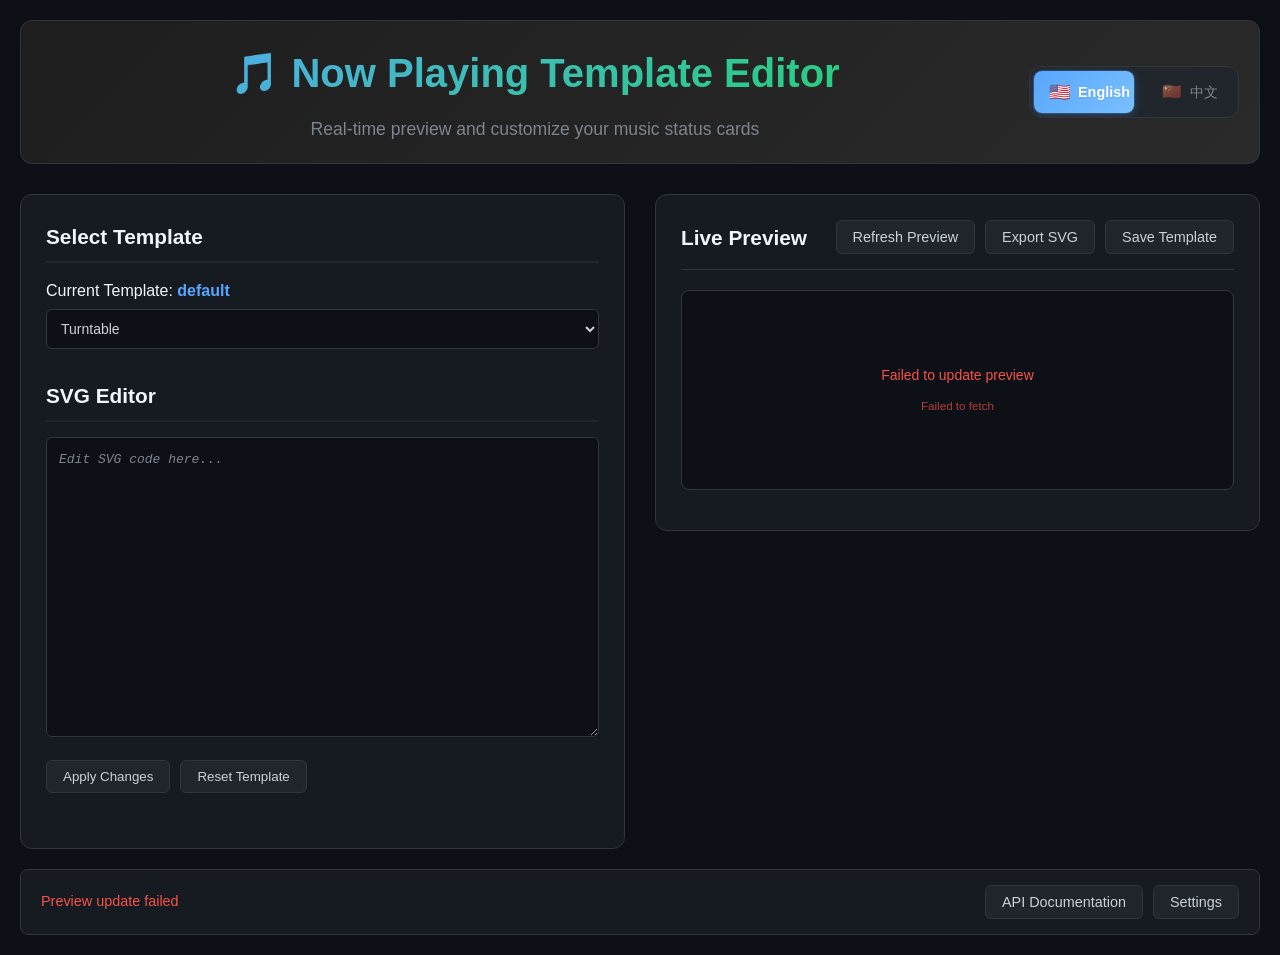
<file: web/index.html>
<!DOCTYPE html>
<html lang="en">
<head>
    <meta charset="UTF-8">
    <meta name="viewport" content="width=device-width, initial-scale=1.0">
    <title>Now Playing - Template Preview and Editor</title>
    <link rel="stylesheet" href="style.css">
</head>
<body>
    <div class="container">
        <header>
            <div class="header-content">
                <h1 data-i18n="headerTitle">🎵 Now Playing Template Editor</h1>
                <p data-i18n="headerSubtitle">Real-time preview and customize your music status cards</p>
            </div>
            <div class="language-selector">
                <div class="lang-toggle">
                    <input type="radio" id="lang-en" name="language" value="en" checked>
                    <label for="lang-en" class="lang-option">
                        <span class="lang-flag">🇺🇸</span>
                        <span class="lang-text">English</span>
                    </label>
                    
                    <input type="radio" id="lang-zh" name="language" value="zh">
                    <label for="lang-zh" class="lang-option">
                        <span class="lang-flag">🇨🇳</span>
                        <span class="lang-text">中文</span>
                    </label>
                    
                    <div class="lang-slider"></div>
                </div>
            </div>
        </header>

        <div class="main-content">
            <!-- 左侧控制面板 -->
            <div class="control-panel">
                <section class="template-selector">
                    <h3 data-i18n="selectTemplate">Select Template</h3>
                    <div class="form-group">
                        <label for="templateSelect"><span data-i18n="currentTemplate">Current Template</span>: <span id="currentTemplate">default</span></label>
                        <select id="templateSelect">
                            <option value="" data-i18n="loadingTemplates">Loading templates...</option>
                        </select>
                    </div>
                </section>

                <section class="svg-editor">
                    <h3 data-i18n="svgEditor">SVG Editor</h3>
                    <textarea id="svgEditor" data-i18n-placeholder="editSvgPlaceholder" placeholder="Edit SVG code here..."></textarea>
                    <div class="editor-actions">
                        <button id="applyChanges" data-i18n="applyChanges">Apply Changes</button>
                        <button id="resetTemplate" data-i18n="resetTemplate">Reset Template</button>
                    </div>
                </section>
            </div>

            <!-- 右侧预览面板 -->
            <div class="preview-panel">
                <div class="preview-header">
                    <h3 data-i18n="livePreview">Live Preview</h3>
                    <div class="preview-actions">
                        <button id="refreshPreview" data-i18n="refreshPreview">Refresh Preview</button>
                        <button id="exportSvg" data-i18n="exportSvg">Export SVG</button>
                        <button id="saveTemplate" data-i18n="saveTemplate">Save Template</button>
                    </div>
                </div>
                <div class="preview-container">
                    <div class="preview-wrapper">
                        <div id="svgPreview" class="svg-preview">
                            <p data-i18n="loading">Loading...</p>
                        </div>
                    </div>
                </div>
            </div>
        </div>

        <!-- 底部工具栏 -->
        <footer class="toolbar">
            <div class="status-bar">
                <span id="statusText" data-i18n="ready">Ready</span>
            </div>
            <div class="toolbar-actions">
                <button id="openApiDocs" data-i18n="apiDocs">API Documentation</button>
                <button id="settingsBtn" data-i18n="settings">Settings</button>
            </div>
        </footer>
    </div>

    <!-- 设置模态框 -->
    <div id="settingsModal" class="modal">
        <div class="modal-content">
            <div class="modal-header">
                <h3 data-i18n="settings">Settings</h3>
                <button class="close-btn" id="closeSettings">&times;</button>
            </div>
            <div class="modal-body">
                <div class="form-group">
                    <label for="apiEndpoint" data-i18n="apiEndpoint">API Endpoint</label>
                    <input type="text" id="apiEndpoint" value="http://localhost:8000" data-i18n-placeholder="apiEndpointPlaceholder" placeholder="Enter API endpoint URL">
                </div>
                <div class="form-group">
                    <label for="refreshInterval" data-i18n="refreshInterval">Refresh Interval (seconds)</label>
                    <input type="number" id="refreshInterval" value="5" min="1" max="60">
                </div>
                <div class="form-group">
                    <label class="checkbox-label">
                        <input type="checkbox" id="autoRefresh" checked>
                        <span data-i18n="autoRefreshPreview">Auto refresh preview</span>
                    </label>
                </div>
                <div class="form-group">
                    <label class="checkbox-label">
                        <input type="checkbox" id="showGrid">
                        <span data-i18n="showGrid">Show grid</span>
                    </label>
                </div>
                <div class="settings-actions">
                    <button id="saveSettings" data-i18n="saveSettings">Save Settings</button>
                    <button id="resetSettings" data-i18n="resetSettings">Reset Settings</button>
                </div>
            </div>
        </div>
    </div>

    <script src="i18n.js"></script>
    <script src="script.js"></script>
</body>
</html>
</file>
<file: web/style.css>
/* 基础样式 */
* {
    margin: 0;
    padding: 0;
    box-sizing: border-box;
}

body {
    font-family: -apple-system, BlinkMacSystemFont, 'Segoe UI', Roboto, Helvetica, Arial, sans-serif;
    background: #0d1117;
    color: #c9d1d9;
    line-height: 1.6;
    overflow-x: hidden;
}

.container {
    max-width: 1400px;
    margin: 0 auto;
    padding: 20px;
}

/* 头部样式 */
header {
    display: flex;
    justify-content: space-between;
    align-items: center;
    margin-bottom: 30px;
    padding: 20px;
    background: linear-gradient(135deg, #1e1e1e 0%, #2a2a2a 100%);
    border-radius: 12px;
    border: 1px solid #30363d;
}

.header-content {
    text-align: center;
    flex: 1;
}

.header-content h1 {
    font-size: 2.5em;
    margin-bottom: 10px;
    background: linear-gradient(135deg, #58a6ff 0%, #1ed760 100%);
    -webkit-background-clip: text;
    -webkit-text-fill-color: transparent;
    background-clip: text;
}

.header-content p {
    color: #7d8590;
    font-size: 1.1em;
}

/* 语言选择器 */
.language-selector {
    display: flex;
    align-items: center;
}

.lang-toggle {
    position: relative;
    display: flex;
    background: #21262d;
    border-radius: 12px;
    padding: 4px;
    border: 1px solid #30363d;
    overflow: hidden;
}

.lang-toggle input[type="radio"] {
    display: none;
}

.lang-option {
    position: relative;
    display: flex;
    align-items: center;
    gap: 8px;
    padding: 8px 16px;
    cursor: pointer;
    border-radius: 8px;
    transition: all 0.3s cubic-bezier(0.4, 0, 0.2, 1);
    z-index: 2;
    min-width: 80px;
    justify-content: center;
    font-size: 0.9em;
    font-weight: 500;
}

.lang-flag {
    font-size: 1.1em;
    filter: grayscale(70%);
    transition: filter 0.3s ease;
}

.lang-text {
    color: #7d8590;
    transition: color 0.3s ease;
    white-space: nowrap;
}

.lang-option:hover .lang-text {
    color: #c9d1d9;
}

.lang-option:hover .lang-flag {
    filter: grayscale(30%);
}

/* 滑动指示器 */
.lang-slider {
    position: absolute;
    top: 4px;
    left: 4px;
    width: calc(50% - 4px);
    height: calc(100% - 8px);
    background: linear-gradient(135deg, #58a6ff 0%, #79c0ff 100%);
    border-radius: 8px;
    transition: transform 0.3s cubic-bezier(0.4, 0, 0.2, 1);
    z-index: 1;
    box-shadow: 
        0 2px 8px rgba(88, 166, 255, 0.3),
        0 0 0 1px rgba(88, 166, 255, 0.2);
}

/* 选中状态 */
.lang-toggle input[type="radio"]:checked + .lang-option .lang-text {
    color: #ffffff;
    font-weight: 600;
    text-shadow: 0 1px 2px rgba(0, 0, 0, 0.1);
}

.lang-toggle input[type="radio"]:checked + .lang-option .lang-flag {
    filter: grayscale(0%) brightness(1.1);
    transform: scale(1.1);
}

.lang-toggle input[type="radio"]:nth-child(3):checked ~ .lang-slider {
    transform: translateX(100%);
}

/* 悬停效果增强 */
.lang-option:hover {
    transform: translateY(-1px);
}

.lang-toggle:hover .lang-slider {
    box-shadow: 
        0 4px 12px rgba(88, 166, 255, 0.4),
        0 0 0 1px rgba(88, 166, 255, 0.3);
}

/* 响应式设计 */
@media (max-width: 768px) {
    header {
        flex-direction: column;
        gap: 20px;
        text-align: center;
    }
    
    .header-content h1 {
        font-size: 2em;
    }
    
    .lang-option {
        min-width: 60px;
        padding: 6px 12px;
    }
    
    .lang-text {
        font-size: 0.8em;
    }
    
    .lang-flag {
        font-size: 1.2em;
    }
}

@media (max-width: 480px) {
    .lang-text {
        display: none;
    }
    
    .lang-option {
        min-width: 45px;
        padding: 8px;
    }
}

/* 主要内容区域 */
.main-content {
    display: grid;
    grid-template-columns: 1fr 1fr;
    gap: 30px;
    margin-bottom: 20px;
}

/* 控制面板 */
.control-panel {
    background: #161b22;
    border-radius: 12px;
    padding: 25px;
    border: 1px solid #30363d;
    height: fit-content;
}

.control-panel section {
    margin-bottom: 30px;
}

.control-panel h3 {
    color: #f0f6fc;
    margin-bottom: 15px;
    font-size: 1.3em;
    border-bottom: 2px solid #21262d;
    padding-bottom: 8px;
}

/* 模板选择器 */
.template-selector .form-group {
    margin-bottom: 0;
}

.template-selector label {
    margin-bottom: 10px;
    display: block;
}

.template-selector select {
    width: 100%;
    padding: 10px;
    border: 1px solid #30363d;
    border-radius: 6px;
    background: #0d1117;
    color: #c9d1d9;
    font-size: 14px;
    cursor: pointer;
}

.template-selector select:focus {
    outline: none;
    border-color: #58a6ff;
    box-shadow: 0 0 0 3px rgba(88, 166, 255, 0.1);
}

#currentTemplate {
    color: #58a6ff;
    font-weight: 600;
}

/* 表单样式 */
.form-group {
    margin-bottom: 15px;
}

.form-group label {
    display: block;
    margin-bottom: 5px;
    color: #f0f6fc;
    font-weight: 500;
}

.form-group input,
.form-group textarea {
    width: 100%;
    padding: 10px;
    border: 1px solid #30363d;
    border-radius: 6px;
    background: #0d1117;
    color: #c9d1d9;
    font-size: 14px;
    transition: border-color 0.3s ease;
}

.form-group input:focus,
.form-group textarea:focus {
    outline: none;
    border-color: #58a6ff;
    box-shadow: 0 0 0 3px rgba(88, 166, 255, 0.1);
}

.checkbox-label {
    display: flex !important;
    align-items: center;
    cursor: pointer;
}

.checkbox-label input[type="checkbox"] {
    width: auto !important;
    margin-right: 8px;
}

#svgEditor {
    width: 100%;
    height: 300px;
    font-family: 'JetBrains Mono', 'Fira Code', 'Cascadia Code', 'Source Code Pro', 'Courier New', monospace;
    font-size: 13px;
    resize: vertical;
    line-height: 1.5;
    background: #0d1117;
    border: 1px solid #30363d;
    border-radius: 6px;
    padding: 12px;
    color: #c9d1d9;
    scrollbar-width: thin;
    scrollbar-color: #484f58 #21262d;
    box-sizing: border-box;
}

#svgEditor:focus {
    outline: none;
    border-color: #58a6ff;
    box-shadow: 0 0 0 3px rgba(88, 166, 255, 0.1);
}

#svgEditor::placeholder {
    color: #7d8590;
    font-style: italic;
}

/* 编辑器操作按钮 */
.editor-actions {
    display: flex;
    gap: 10px;
    margin-top: 15px;
}

.editor-actions button {
    padding: 8px 16px;
    border: 1px solid #30363d;
    border-radius: 6px;
    background: #21262d;
    color: #c9d1d9;
    cursor: pointer;
    transition: all 0.3s ease;
}

.editor-actions button:hover {
    background: #30363d;
    border-color: #58a6ff;
}

/* 预览面板 */
.preview-panel {
    background: #161b22;
    border-radius: 12px;
    padding: 25px;
    border: 1px solid #30363d;
    position: sticky;
    top: 20px;
    height: fit-content;
}

.preview-header {
    display: flex;
    justify-content: space-between;
    align-items: center;
    margin-bottom: 20px;
    padding-bottom: 15px;
    border-bottom: 1px solid #30363d;
}

.preview-header h3 {
    color: #f0f6fc;
    font-size: 1.3em;
}

.preview-actions {
    display: flex;
    gap: 10px;
}

.preview-actions button {
    padding: 8px 16px;
    border: 1px solid #30363d;
    border-radius: 6px;
    background: #21262d;
    color: #c9d1d9;
    cursor: pointer;
    transition: all 0.3s ease;
    font-size: 0.9em;
}

.preview-actions button:hover {
    background: #30363d;
    border-color: #58a6ff;
}

.preview-actions button:active {
    transform: translateY(1px);
}

/* 预览容器 */
.preview-container {
    background: #0d1117;
    border: 1px solid #30363d;
    border-radius: 8px;
    padding: 20px;
    margin-bottom: 15px;
    min-height: 200px;
    display: flex;
    align-items: center;
    justify-content: center;
}

.preview-wrapper {
    position: relative;
    display: inline-block;
}

.svg-preview {
    background: transparent;
    border-radius: 8px;
    padding: 0;
    box-shadow: none;
    overflow: auto;
    display: flex;
    align-items: center;
    justify-content: center;
    min-height: 120px;
}

.svg-preview svg {
    max-width: 100%;
    height: auto;
    border-radius: 8px;
    box-shadow: 0 4px 12px rgba(0, 0, 0, 0.3);
}

/* 底部工具栏 */
.toolbar {
    background: #161b22;
    border: 1px solid #30363d;
    border-radius: 8px;
    padding: 15px 20px;
    display: flex;
    justify-content: space-between;
    align-items: center;
}

.status-bar {
    color: #7d8590;
    font-size: 0.9em;
}

.toolbar-actions {
    display: flex;
    gap: 10px;
}

.toolbar-actions button {
    padding: 8px 16px;
    border: 1px solid #30363d;
    border-radius: 6px;
    background: #21262d;
    color: #c9d1d9;
    cursor: pointer;
    transition: all 0.3s ease;
    font-size: 0.9em;
}

.toolbar-actions button:hover {
    background: #30363d;
    border-color: #58a6ff;
}

/* 模态框样式 */
.modal {
    display: none;
    position: fixed;
    z-index: 1000;
    left: 0;
    top: 0;
    width: 100%;
    height: 100%;
    background: rgba(0, 0, 0, 0.8);
    backdrop-filter: blur(10px);
}

.modal-content {
    background: #161b22;
    margin: 5% auto;
    padding: 0;
    border: 1px solid #30363d;
    border-radius: 12px;
    width: 90%;
    max-width: 800px;
    max-height: 80vh;
    overflow: hidden;
}

.modal-header {
    display: flex;
    justify-content: space-between;
    align-items: center;
    padding: 20px 25px;
    border-bottom: 1px solid #30363d;
    background: #1c2128;
}

.modal-header h3 {
    color: #f0f6fc;
    font-size: 1.3em;
}

.close-btn {
    background: none;
    border: none;
    color: #7d8590;
    font-size: 24px;
    cursor: pointer;
    padding: 5px;
    line-height: 1;
}

.close-btn:hover {
    color: #c9d1d9;
}

.modal-body {
    padding: 25px;
    max-height: 60vh;
    overflow-y: auto;
}

#fullscreenPreview {
    text-align: center;
    padding: 20px;
    background: #0d1117;
    border-radius: 8px;
}

#fullscreenPreview svg {
    max-width: 100%;
    max-height: 50vh;
}

/* 设置页面样式 */
.settings-actions {
    display: flex;
    gap: 10px;
    margin-top: 20px;
    justify-content: flex-end;
}

.settings-actions button {
    padding: 10px 20px;
    border: 1px solid #30363d;
    border-radius: 6px;
    background: #21262d;
    color: #c9d1d9;
    cursor: pointer;
    transition: all 0.3s ease;
}

.settings-actions button:hover {
    background: #30363d;
    border-color: #58a6ff;
}

/* 代码编辑器样式增强 */
#svgEditor::-webkit-scrollbar {
    width: 8px;
    height: 8px;
}

#svgEditor::-webkit-scrollbar-track {
    background: #21262d;
    border-radius: 4px;
}

#svgEditor::-webkit-scrollbar-thumb {
    background: #484f58;
    border-radius: 4px;
}

#svgEditor::-webkit-scrollbar-thumb:hover {
    background: #6e7681;
}

/* 表单通用样式 */
input[type="text"],
input[type="url"],
select,
textarea {
    width: 100%;
    background: #0d1117;
    border: 1px solid #30363d;
    border-radius: 6px;
    color: #c9d1d9;
    padding: 8px 12px;
    font-size: 14px;
    box-sizing: border-box;
    transition: border-color 0.3s ease, box-shadow 0.3s ease;
}

input[type="text"]:focus,
input[type="url"]:focus,
select:focus,
textarea:focus {
    outline: none;
    border-color: #58a6ff;
    box-shadow: 0 0 0 3px rgba(88, 166, 255, 0.1);
}

input[type="text"]::placeholder,
input[type="url"]::placeholder,
textarea::placeholder {
    color: #7d8590;
    opacity: 1;
}

select {
    cursor: pointer;
}

select option {
    background: #0d1117;
    color: #c9d1d9;
}

/* 响应式设计 */
@media (max-width: 1200px) {
    .main-content {
        grid-template-columns: 1fr;
    }
    
    .preview-panel {
        position: static;
    }
}

@media (max-width: 768px) {
    .container {
        padding: 15px;
    }
    
    .preview-actions {
        flex-direction: column;
        gap: 5px;
    }
    
    .toolbar {
        flex-direction: column;
        gap: 15px;
    }
    
    .toolbar-actions {
        justify-content: center;
    }
}

/* 加载动画 */
.loading {
    display: flex;
    align-items: center;
    justify-content: center;
    width: 100%;
    height: 120px;
    color: #7d8590;
    font-size: 14px;
    background: transparent;
    border-radius: 8px;
}

.loading::before {
    content: '';
    display: inline-block;
    width: 20px;
    height: 20px;
    border: 2px solid #30363d;
    border-radius: 50%;
    border-top: 2px solid #58a6ff;
    animation: spin 1s linear infinite;
    margin-right: 10px;
}

.loading::after {
    content: '加载中...';
}

@keyframes spin {
    0% { transform: rotate(0deg); }
    100% { transform: rotate(360deg); }
}

/* 成功和错误状态 */
.success {
    color: #1ed760;
}

.error {
    color: #f85149;
}

/* 网格辅助线 */
.grid-overlay {
    background-image: 
        linear-gradient(rgba(88, 166, 255, 0.1) 1px, transparent 1px),
        linear-gradient(90deg, rgba(88, 166, 255, 0.1) 1px, transparent 1px);
    background-size: 20px 20px;
}

/* 滚动条样式 */
::-webkit-scrollbar {
    width: 8px;
}

::-webkit-scrollbar-track {
    background: #21262d;
}

::-webkit-scrollbar-thumb {
    background: #30363d;
    border-radius: 4px;
}

::-webkit-scrollbar-thumb:hover {
    background: #484f58;
}
</file>
